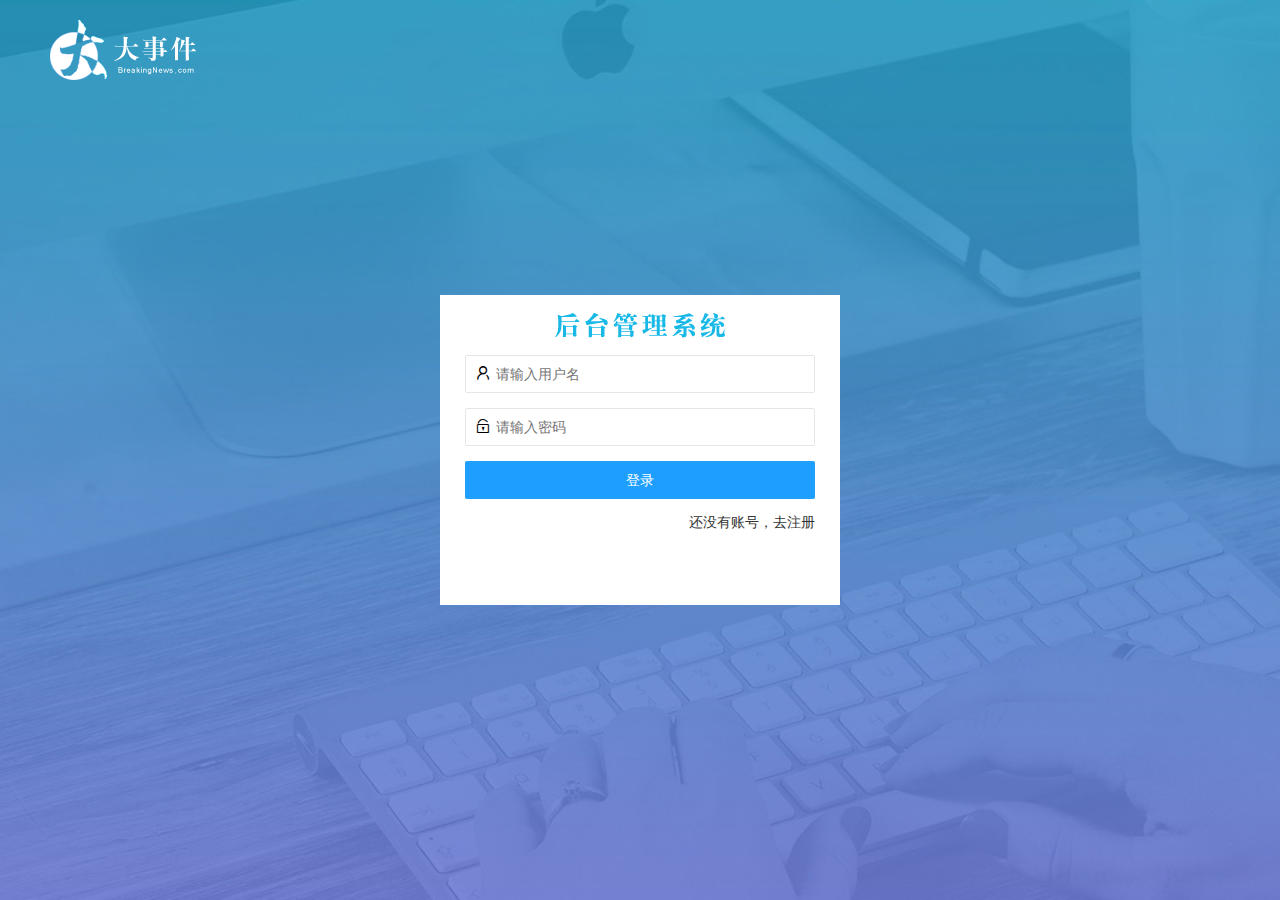
<file: index.html>
<script>
    // 判断本地存储中是否有token，如无，则没有登录，跳转到登录页面
    if (localStorage.getItem('token') === null) {
        location.href = '/login.html';
    }
</script>

<!DOCTYPE html>
<html lang="en">

<head>
    <meta charset="UTF-8">
    <meta name="viewport" content="width=device-width, initial-scale=1.0">
    <title>首页</title>
    <link rel="stylesheet" href="/assets/lib/layui/css/layui.css">
    <link rel="stylesheet" href="/assets/css/index.css">


    <script src="/assets/lib/jquery.js"></script>
    <script src="/assets/js/common.js"></script>
    <script src="/assets/js/index.js"></script>
</head>

<body class="layui-layout-body">
    <div class="layui-layout layui-layout-admin">
        <div class="layui-header">
            <div class="layui-logo">
                <img src="/assets/images/logo.png" alt="">
            </div>

            <ul class="layui-nav layui-layout-right" lay-shrink="all">
                <li class="layui-nav-item">
                    <a href="javascript:;">
                        <span class="text-avater">L</span>
                        <img src="http://t.cn/RCzsdCq" class="layui-nav-img">
                        个人中心
                    </a>
                    <dl class="layui-nav-child">
                        <dd><a href="/user/user.html" target="fm">基本资料</a></dd>
                        <dd><a href="/user/change.html" target="fm">更换头像</a></dd>
                        <dd><a href="/user/repassword.html" target="fm">重置密码</a></dd>
                    </dl>
                </li>
                <li class="layui-nav-item"><a href="javascript:;" id="logout"><i
                            class="layui-icon layui-icon-logout"></i>退出</a></li>
            </ul>
        </div>

        <div class="layui-side layui-bg-black">
            <div class="layui-side-scroll">
                <div class="userinfo">
                    <span class="text-avater">L</span>
                    <img src="http://t.cn/RCzsdCq" class="layui-nav-img">
                    欢迎&nbsp;&nbsp;<span class="myname">老汤</span>
                </div>
                <!-- 左侧导航区域（可配合layui已有的垂直导航） -->
                <ul class="layui-nav layui-nav-tree" lay-filter="test" lay-shrink="all">
                    <li class="layui-nav-item layui-this"><a href=""><i class="layui-icon layui-icon-home"></i>首页</a>
                    </li>
                    <li class="layui-nav-item ">
                        <a class="" href="javascript:;"><i class="layui-icon layui-icon-read"></i>文章管理</a>
                        <dl class="layui-nav-child">
                            <dd><a href="/article/category.html" target="fm"><i
                                        class="layui-icon layui-icon-app"></i>文章类别</a></dd>
                            <dd><a href="/article/article.html" target="fm"><i
                                        class="layui-icon layui-icon-app"></i>文章列表</a></dd>
                            <dd><a href="/article/publish.html" target="fm"><i
                                        class="layui-icon layui-icon-app"></i>发表文章</a></dd>

                        </dl>
                    </li>
                    <li class="layui-nav-item">
                        <a href="javascript:;"><i class="layui-icon layui-icon-username"></i>个人中心</a>
                        <dl class="layui-nav-child">
                            <dd><a href="/user/user.html" target="fm"><i class="layui-icon layui-icon-app"></i>基本资料</a>
                            </dd>
                            <dd><a href="/user/change.html" target="fm"><i
                                        class="layui-icon layui-icon-app"></i>更换头像</a>
                            </dd>
                            <dd><a href="/user/repassword.html" target="fm"><i
                                        class="layui-icon layui-icon-app"></i>重置密码</a>
                            </dd>

                        </dl>
                    </li>

                </ul>
            </div>
        </div>

        <div class="layui-body">
            <!-- 内容主体区域 -->
            <iframe src="/home/dashboard.html" frameborder="0" name="fm"></iframe>
        </div>

        <div class="layui-footer">
            <!-- 底部固定区域 -->
            © layui.com - 底部固定区域
        </div>
    </div>
    <script src="/assets/lib/layui/layui.all.js"></script>

</body>

</html>
</file>
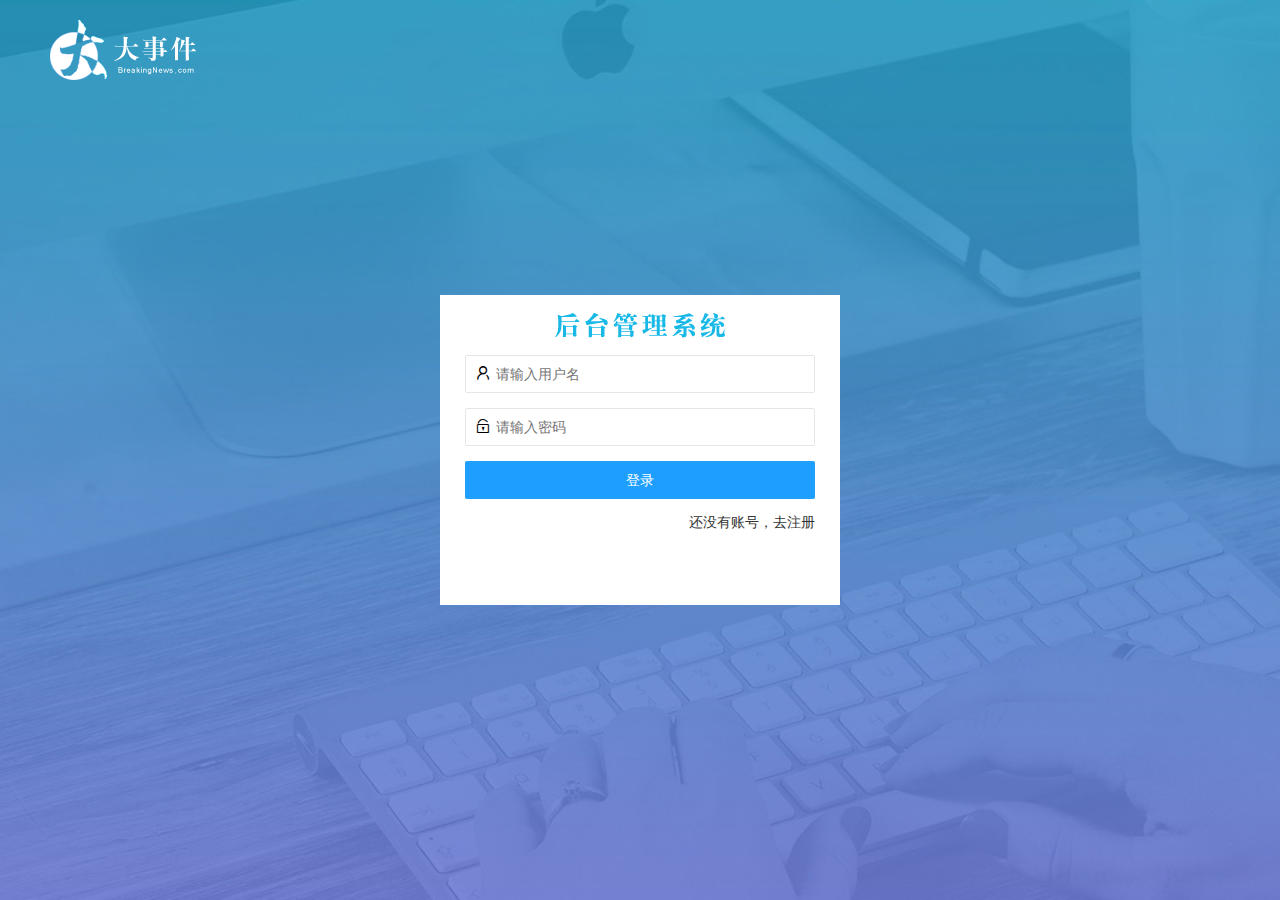
<file: login.html>
<!DOCTYPE html>
<html lang="en">

<head>
    <meta charset="UTF-8">
    <meta name="viewport" content="width=device-width, initial-scale=1.0">
    <title>登录</title>
    <link rel="stylesheet" href="/assets/lib/layui/css/layui.css">
    <link rel="stylesheet" href="/assets/css/login.css">

    <script src="/assets/lib/layui/layui.all.js"></script>
    <script src="/assets/lib/jquery.js"></script>
    <script src="/assets/js/login.js"></script>
</head>

<body>
    <!-- logo 区域 -->
    <div id="logo">
        <img src="/assets/images/logo.png" alt="">
    </div>
    <!-- 登录盒子 -->
    <div class="login">
        <!-- 标题区 -->
        <div class="title"></div>
        <!-- 表单区 -->
        <form class="layui-form" action="">
            <!-- 账号 -->
            <div class="layui-form-item">
                <i class=" layui-icon layui-icon-username"></i>
                <input type="text" name="username" required lay-verify="required" placeholder="请输入用户名"
                    autocomplete="off" class="layui-input">

            </div>
            <!-- 密码 -->
            <div class="layui-form-item">
                <i class=" layui-icon layui-icon-password"></i>
                <input type="password" name="password" required lay-verify="required" placeholder="请输入密码"
                    autocomplete="off" class="layui-input">
            </div>
            <!-- 按钮 -->
            <div class="layui-form-item  ">
                <button class="layui-btn layui-btn-fluid layui-bg-blue" lay-submit lay-filter="formDemo">登录</button>
            </div>
            <!-- 去注册 -->
            <a href="javaScript:;" id="goto-reg">还没有账号，去注册</a>
        </form>
    </div>

    <!-- 注册盒子 -->
    <div class="register">
        <div class="login">
            <!-- 标题区 -->
            <div class="title"></div>
            <!-- 表单区 -->
            <form class="layui-form" action="">
                <!-- 账号 -->
                <div class="layui-form-item">
                    <i class=" layui-icon layui-icon-username"></i>
                    <input type="text" name="username" required lay-verify="required" placeholder="请输入用户名"
                        autocomplete="off" class="layui-input">

                </div>
                <!-- 密码 -->
                <div class="layui-form-item">
                    <i class=" layui-icon layui-icon-password"></i>
                    <input type="password" name="password" required lay-verify="required|len" placeholder="请输入密码"
                        autocomplete="off" class="layui-input pass">
                </div>
                <!-- 重复密码 -->
                <div class="layui-form-item">
                    <i class=" layui-icon layui-icon-password"></i>
                    <input type="password" required lay-verify="required|same" placeholder="再次确认密码" autocomplete="off"
                        class="layui-input">
                </div>
                <!-- 按钮 -->
                <div class="layui-form-item  ">
                    <button class="layui-btn layui-btn-fluid layui-bg-blue" lay-submit lay-filter="formDemo">注册</button>
                </div>
                <!-- 去注册 -->
                <a href="javaScript:;" id="goto-login">已有账号，去登录</a>
            </form>
        </div>
    </div>

</body>

</html>
</file>
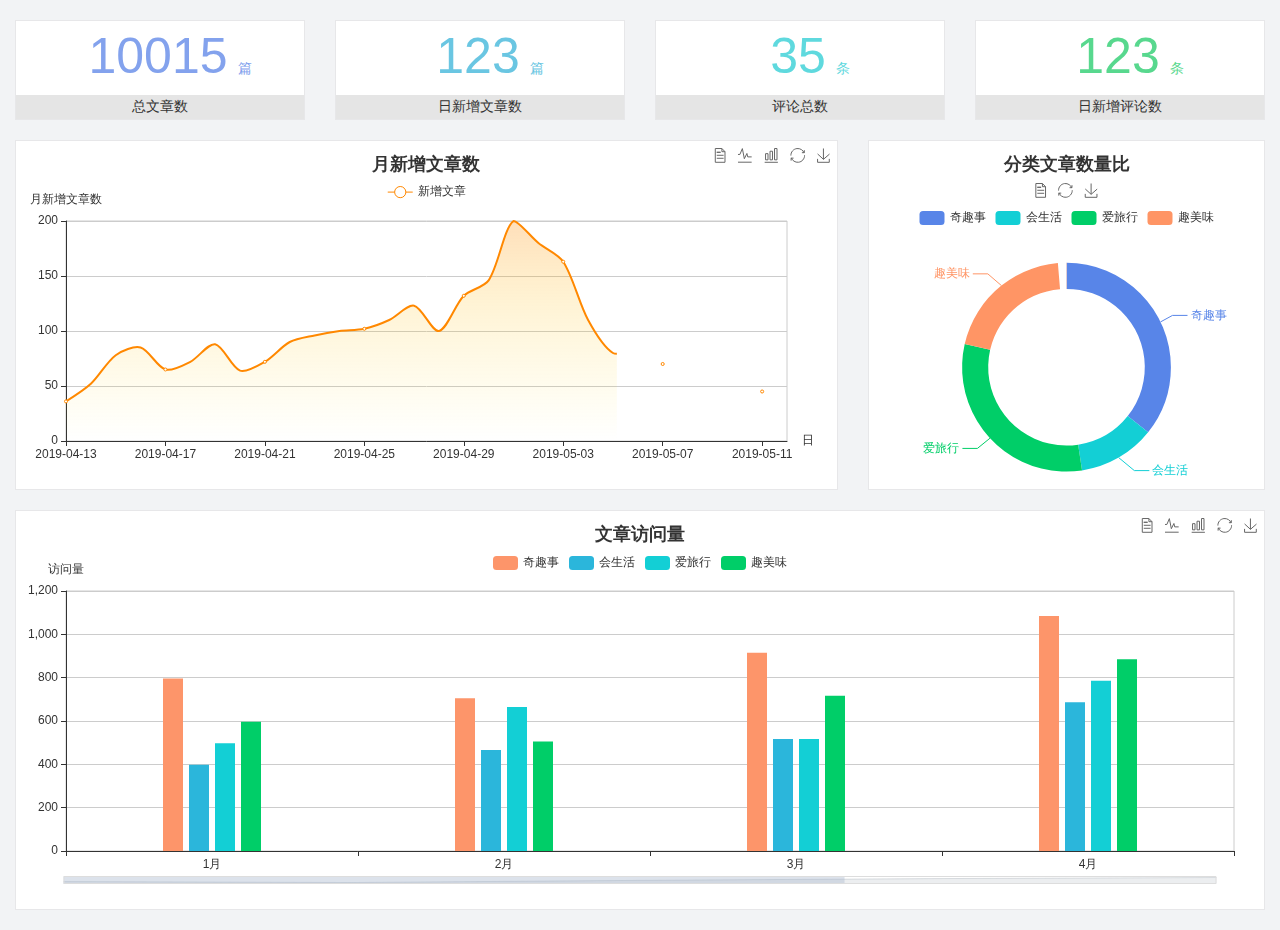
<file: home/dashboard.html>
<!DOCTYPE html>
<html lang="en">

<head>
  <meta charset="UTF-8">
  <meta name="viewport" content="width=device-width, initial-scale=1.0">
  <meta http-equiv="X-UA-Compatible" content="ie=edge">
  <title>图表统计</title>
  <link rel="stylesheet" href="../../assets/lib/bootstrap.css" />
  <link rel="stylesheet" href="../../assets/lib/main.css" />
  <script src="../../assets/lib/jquery.js"></script>
  <script type="text/javascript" src="../../assets/lib/echarts.min.js"></script>
</head>

<body>
  <div class="container-fluid">
    <div class="row spannel_list">
      <div class="col-sm-3 col-xs-6">
        <div class="spannel">
          <em>10015</em><span>篇</span>
          <b>总文章数</b>
        </div>
      </div>
      <div class="col-sm-3 col-xs-6">
        <div class="spannel scolor01">
          <em>123</em><span>篇</span>
          <b>日新增文章数</b>
        </div>
      </div>
      <div class="col-sm-3 col-xs-6">
        <div class="spannel scolor02">
          <em>35</em><span>条</span>
          <b>评论总数</b>
        </div>
      </div>
      <div class="col-sm-3 col-xs-6">
        <div class="spannel scolor03">
          <em>123</em><span>条</span>
          <b>日新增评论数</b>
        </div>
      </div>
    </div>
  </div>

  <div class="container-fluid">
    <div class="row curve-pie">
      <div class="col-lg-8 col-md-8">
        <div class="gragh_pannel" id="curve_show"></div>
      </div>
      <div class="col-lg-4 col-md-4">
        <div class="gragh_pannel" id="pie_show"></div>
      </div>
    </div>
  </div>

  <div class="container-fluid">
    <div class="column_pannel" id="column_show"></div>
  </div>

  <script>
    var oChart = echarts.init(document.getElementById('curve_show'));
    var aList_all = [
      { 'count': 36, 'date': '2019-04-13' },
      { 'count': 52, 'date': '2019-04-14' },
      { 'count': 78, 'date': '2019-04-15' },
      { 'count': 85, 'date': '2019-04-16' },
      { 'count': 65, 'date': '2019-04-17' },
      { 'count': 72, 'date': '2019-04-18' },
      { 'count': 88, 'date': '2019-04-19' },
      { 'count': 64, 'date': '2019-04-20' },
      { 'count': 72, 'date': '2019-04-21' },
      { 'count': 90, 'date': '2019-04-22' },
      { 'count': 96, 'date': '2019-04-23' },
      { 'count': 100, 'date': '2019-04-24' },
      { 'count': 102, 'date': '2019-04-25' },
      { 'count': 110, 'date': '2019-04-26' },
      { 'count': 123, 'date': '2019-04-27' },
      { 'count': 100, 'date': '2019-04-28' },
      { 'count': 132, 'date': '2019-04-29' },
      { 'count': 146, 'date': '2019-04-30' },
      { 'count': 200, 'date': '2019-05-01' },
      { 'count': 180, 'date': '2019-05-02' },
      { 'count': 163, 'date': '2019-05-03' },
      { 'count': 110, 'date': '2019-05-04' },
      { 'count': 80, 'date': '2019-05-05' },
      { 'count': 82, 'date': '2019-05-06' },
      { 'count': 70, 'date': '2019-05-07' },
      { 'count': 65, 'date': '2019-05-08' },
      { 'count': 54, 'date': '2019-05-09' },
      { 'count': 40, 'date': '2019-05-10' },
      { 'count': 45, 'date': '2019-05-11' },
      { 'count': 38, 'date': '2019-05-12' },
    ];

    let aCount = [];
    let aDate = [];

    for (var i = 0; i < aList_all.length; i++) {
      aCount.push(aList_all[i].count);
      aDate.push(aList_all[i].date);
    }

    var chartopt = {
      title: {
        text: '月新增文章数',
        left: 'center',
        top: '10'
      },
      tooltip: {
        trigger: 'axis'
      },
      legend: {
        data: ['新增文章'],
        top: '40'
      },
      toolbox: {
        show: true,
        feature: {
          mark: { show: true },
          dataView: { show: true, readOnly: false },
          magicType: { show: true, type: ['line', 'bar'] },
          restore: { show: true },
          saveAsImage: { show: true }
        }
      },
      calculable: true,
      xAxis: [
        {
          name: '日',
          type: 'category',
          boundaryGap: false,
          data: aDate
        }
      ],
      yAxis: [
        {
          name: '月新增文章数',
          type: 'value'
        }
      ],
      series: [
        {
          name: '新增文章',
          type: 'line',
          smooth: true,
          itemStyle: { normal: { areaStyle: { type: 'default' }, color: '#f80' }, lineStyle: { color: '#f80' } },
          data: aCount
        }],
      areaStyle: {
        normal: {
          color: new echarts.graphic.LinearGradient(0, 0, 0, 1, [{
            offset: 0,
            color: 'rgba(255,136,0,0.39)'
          }, {
            offset: .34,
            color: 'rgba(255,180,0,0.25)'
          }, {
            offset: 1,
            color: 'rgba(255,222,0,0.00)'
          }])

        }
      },
      grid: {
        show: true,
        x: 50,
        x2: 50,
        y: 80,
        height: 220
      }
    };

    oChart.setOption(chartopt);


    var oPie = echarts.init(document.getElementById('pie_show'));
    var oPieopt =
    {
      title: {
        top: 10,
        text: '分类文章数量比',
        x: 'center'
      },
      tooltip: {
        trigger: 'item',
        formatter: "{a} <br/>{b} : {c} ({d}%)"
      },
      color: ['#5885e8', '#13cfd5', '#00ce68', '#ff9565'],
      legend: {
        x: 'center',
        top: 65,
        data: ['奇趣事', '会生活', '爱旅行', '趣美味']
      },
      toolbox: {
        show: true,
        x: 'center',
        top: 35,
        feature: {
          mark: { show: true },
          dataView: { show: true, readOnly: false },
          magicType: {
            show: true,
            type: ['pie', 'funnel'],
            option: {
              funnel: {
                x: '25%',
                width: '50%',
                funnelAlign: 'left',
                max: 1548
              }
            }
          },
          restore: { show: true },
          saveAsImage: { show: true }
        }
      },
      calculable: true,
      series: [
        {
          name: '访问来源',
          type: 'pie',
          radius: ['45%', '60%'],
          center: ['50%', '65%'],
          data: [
            { value: 300, name: '奇趣事' },
            { value: 100, name: '会生活' },
            { value: 260, name: '爱旅行' },
            { value: 180, name: '趣美味' }
          ]
        }
      ]
    };
    oPie.setOption(oPieopt);



    var oColumn = this.echarts.init(document.getElementById('column_show'));
    var oColumnopt =
    {
      title: {
        text: '文章访问量',
        left: 'center',
        top: '10'
      },
      tooltip: {
        trigger: 'axis'
      },
      legend: {
        data: ['奇趣事', '会生活', '爱旅行', '趣美味'],
        top: '40'
      },
      toolbox: {
        show: true,
        feature: {
          mark: { show: true },
          dataView: { show: true, readOnly: false },
          magicType: { show: true, type: ['line', 'bar'] },
          restore: { show: true },
          saveAsImage: { show: true }
        }
      },
      calculable: true,
      xAxis: [
        {
          type: 'category',
          data: ['1月', '2月', '3月', '4月', '5月']
        }
      ],
      yAxis: [
        {
          name: '访问量',
          type: 'value'
        }
      ],
      series: [
        {
          name: '奇趣事',
          type: 'bar',
          barWidth: 20,
          itemStyle: {
            normal: { areaStyle: { type: 'default' }, color: '#fd956a' }
          },
          data: [800, 708, 920, 1090, 1200]
        },
        {
          name: '会生活',
          type: 'bar',
          barWidth: 20,
          itemStyle: {
            normal: { areaStyle: { type: 'default' }, color: '#2bb6db' }
          },
          data: [400, 468, 520, 690, 800]
        },
        {
          name: '爱旅行',
          type: 'bar',
          barWidth: 20,
          itemStyle: {
            normal: { areaStyle: { type: 'default' }, color: '#13cfd5' }
          },
          data: [500, 668, 520, 790, 900]
        },
        {
          name: '趣美味',
          type: 'bar',
          barWidth: 20,
          itemStyle: {
            normal: { areaStyle: { type: 'default' }, color: '#00ce68' }
          },
          data: [600, 508, 720, 890, 1000]
        }
      ],
      grid: {
        show: true,
        x: 50,
        x2: 30,
        y: 80,
        height: 260
      },
      dataZoom: [//给x轴设置滚动条
        {
          start: 0,//默认为0
          end: 100 - 1000 / 31,//默认为100
          type: 'slider',
          show: true,
          xAxisIndex: [0],
          handleSize: 0,//滑动条的 左右2个滑动条的大小
          height: 8,//组件高度
          left: 45, //左边的距离
          right: 50,//右边的距离
          bottom: 26,//右边的距离
          handleColor: '#ddd',//h滑动图标的颜色
          handleStyle: {
            borderColor: "#cacaca",
            borderWidth: "1",
            shadowBlur: 2,
            background: "#ddd",
            shadowColor: "#ddd",
          }
        }]
    };
    oColumn.setOption(oColumnopt);
  </script>
</body>

</html>
</file>
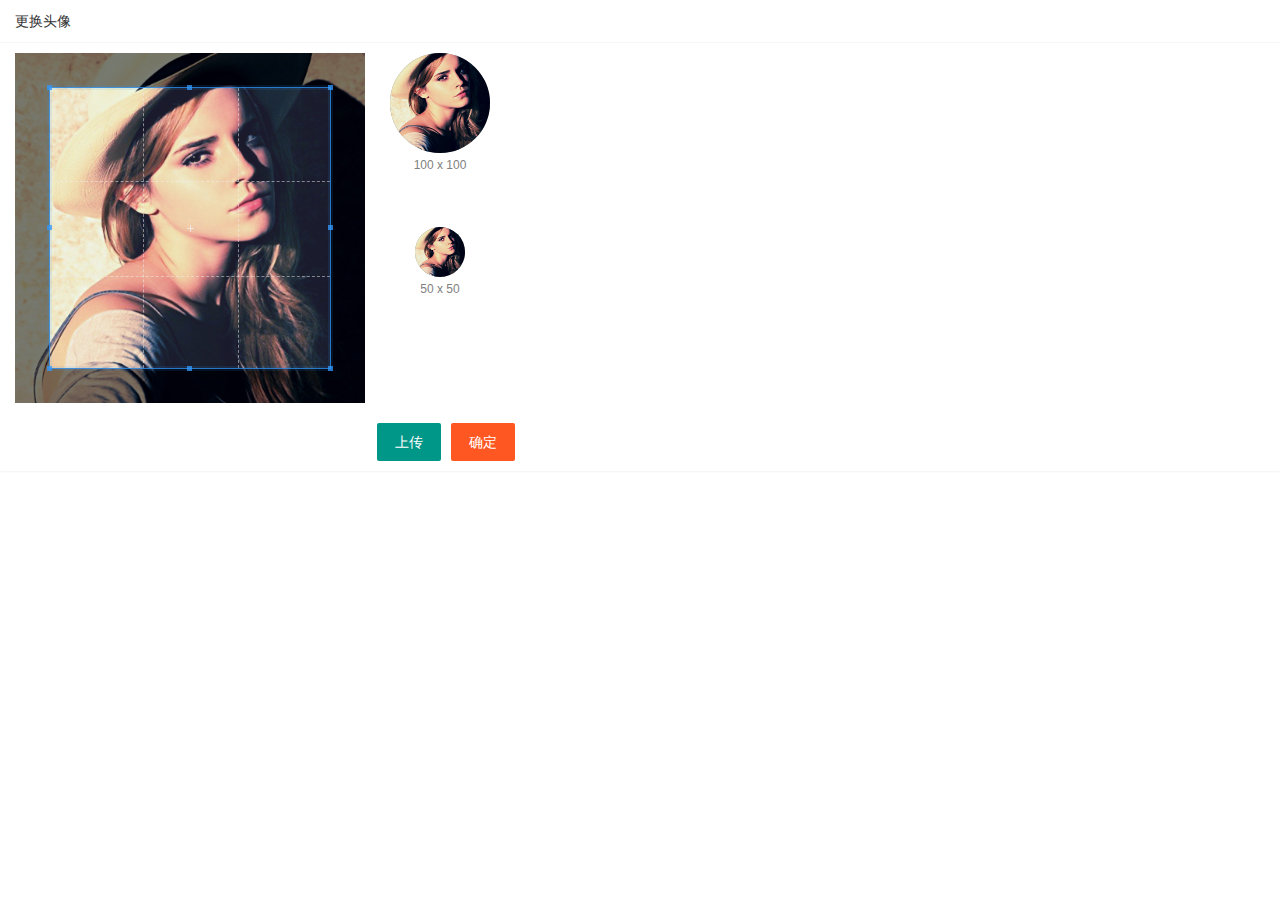
<file: user/change.html>
<!DOCTYPE html>
<html lang="en">

<head>
    <meta charset="UTF-8">
    <meta name="viewport" content="width=device-width, initial-scale=1.0">
    <title>Document</title>
    <link rel="stylesheet" href="/assets/lib/layui/css/layui.css">
    <link rel="stylesheet" href="/assets/lib/cropper/cropper.css">
    <link rel="stylesheet" href="/assets/css/user/change.css">
    <script src="/assets/lib/jquery.js"></script>
    <script src="/assets/lib/layui/layui.all.js"></script>
    <script src="/assets/lib/cropper/Cropper.js"></script>
    <script src="/assets/lib/cropper/jquery-cropper.js"></script>

    <script src="/assets/js/common.js"></script>
    <script src="/assets/js/user/change.js"></script>
</head>

<body>
    <div class="layui-card">
        <div class="layui-card-header">更换头像</div>
        <div class="layui-card-body">
            <!-- 第一行的图片裁剪和预览区域 -->
            <div class="row1">
                <!-- 图片裁剪区域 -->
                <div class="cropper-box">
                    <!-- 这个 img 标签很重要，将来会把它初始化为裁剪区域 -->
                    <img id="image" src="/assets/images/sample.jpg" />
                </div>
                <!-- 图片的预览区域 -->
                <div class="preview-box">
                    <div>
                        <!-- 宽高为 100px 的预览区域 -->
                        <div class="img-preview w100"></div>
                        <p class="size">100 x 100</p>
                    </div>
                    <div>
                        <!-- 宽高为 50px 的预览区域 -->
                        <div class="img-preview w50"></div>
                        <p class="size">50 x 50</p>
                    </div>
                </div>
            </div>

            <!-- 第二行的按钮区域 -->
            <div class="row2">
                <input type="file" name="" id="file" style="display: none;">
                <button type="button" class="layui-btn">上传</button>
                <button type="button" class="layui-btn layui-btn-danger">确定</button>
            </div>
        </div>
    </div>
</body>

</html>
</file>
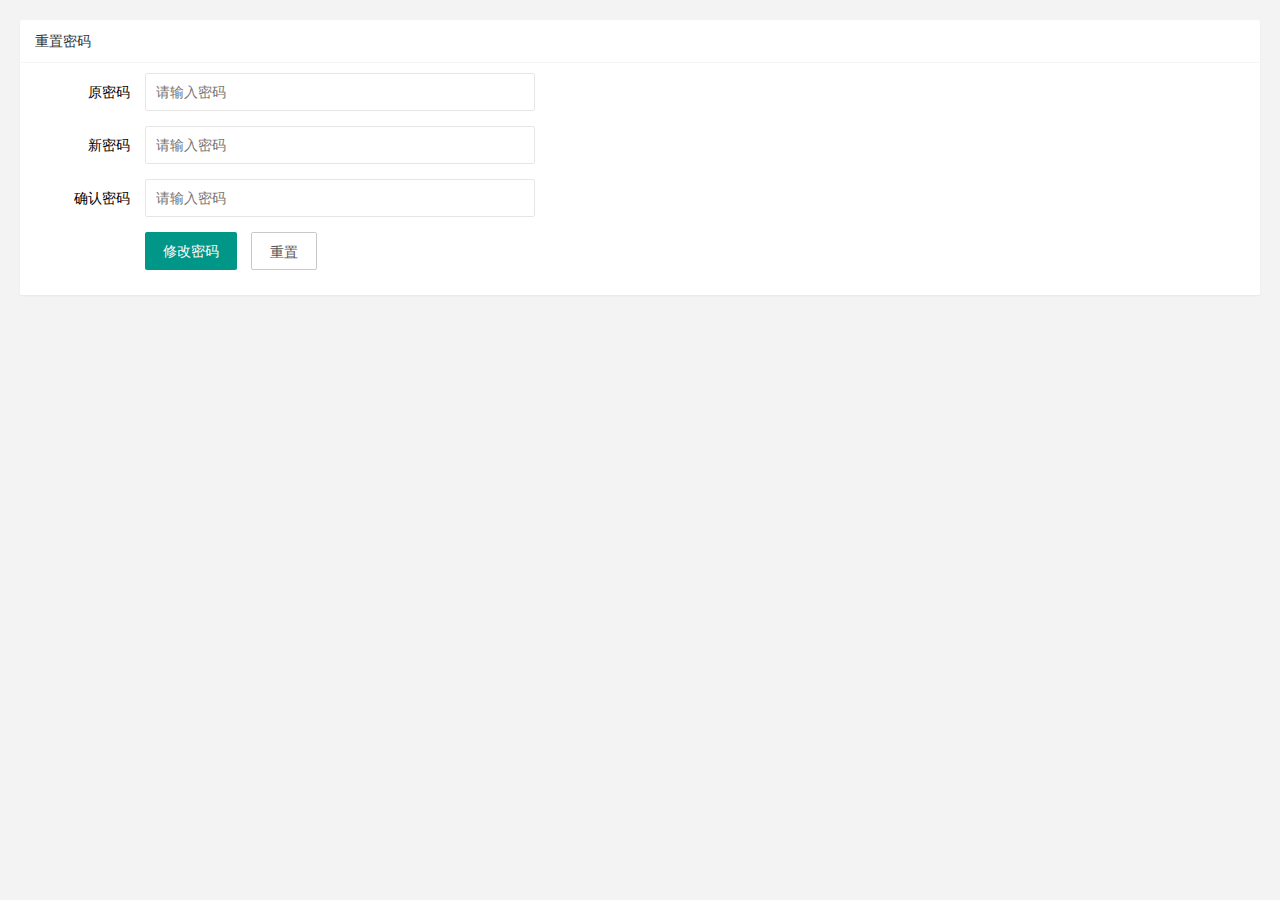
<file: user/repassword.html>
<!DOCTYPE html>
<html lang="en">

<head>
    <meta charset="UTF-8">
    <meta name="viewport" content="width=device-width, initial-scale=1.0">
    <title>Document</title>
    <link rel="stylesheet" href="/assets/lib/layui/css/layui.css">
    <link rel="stylesheet" href="/assets/css/user/repassword.css">
    <script src="/assets/lib/jquery.js"></script>
    <script src="/assets/lib/layui/layui.all.js"></script>
    <script src="/assets/js/common.js"></script>
    <script src="/assets/js/user/repassword.js"></script>
</head>

<body>

    <div class="layui-card">
        <div class="layui-card-header">重置密码</div>
        <div class="layui-card-body">
            <form class="layui-form" action="">
                <div class="layui-form-item">
                    <label class="layui-form-label">原密码</label>
                    <div class="layui-input-block">
                        <input type="password" name="oldPwd" required lay-verify="required|len" placeholder="请输入密码"
                            autocomplete="off" class="layui-input old">
                    </div>

                </div>
                <div class="layui-form-item">
                    <label class="layui-form-label">新密码</label>
                    <div class="layui-input-block">
                        <input type="password" name="newPwd" required lay-verify="required|len|diff" placeholder="请输入密码"
                            autocomplete="off" class="layui-input newPass">
                    </div>

                </div>
                <div class="layui-form-item">
                    <label class="layui-form-label">确认密码</label>
                    <div class="layui-input-block">
                        <input type="password" required lay-verify="required|len|same" placeholder="请输入密码"
                            autocomplete="off" class="layui-input">
                    </div>

                </div>
                <div class="layui-form-item">
                    <div class="layui-input-block">
                        <button class="layui-btn" lay-submit lay-filter="formDemo">修改密码</button>
                        <button type="reset" class="layui-btn layui-btn-primary">重置</button>
                    </div>
                </div>
            </form>
        </div>
</body>

</html>
</file>
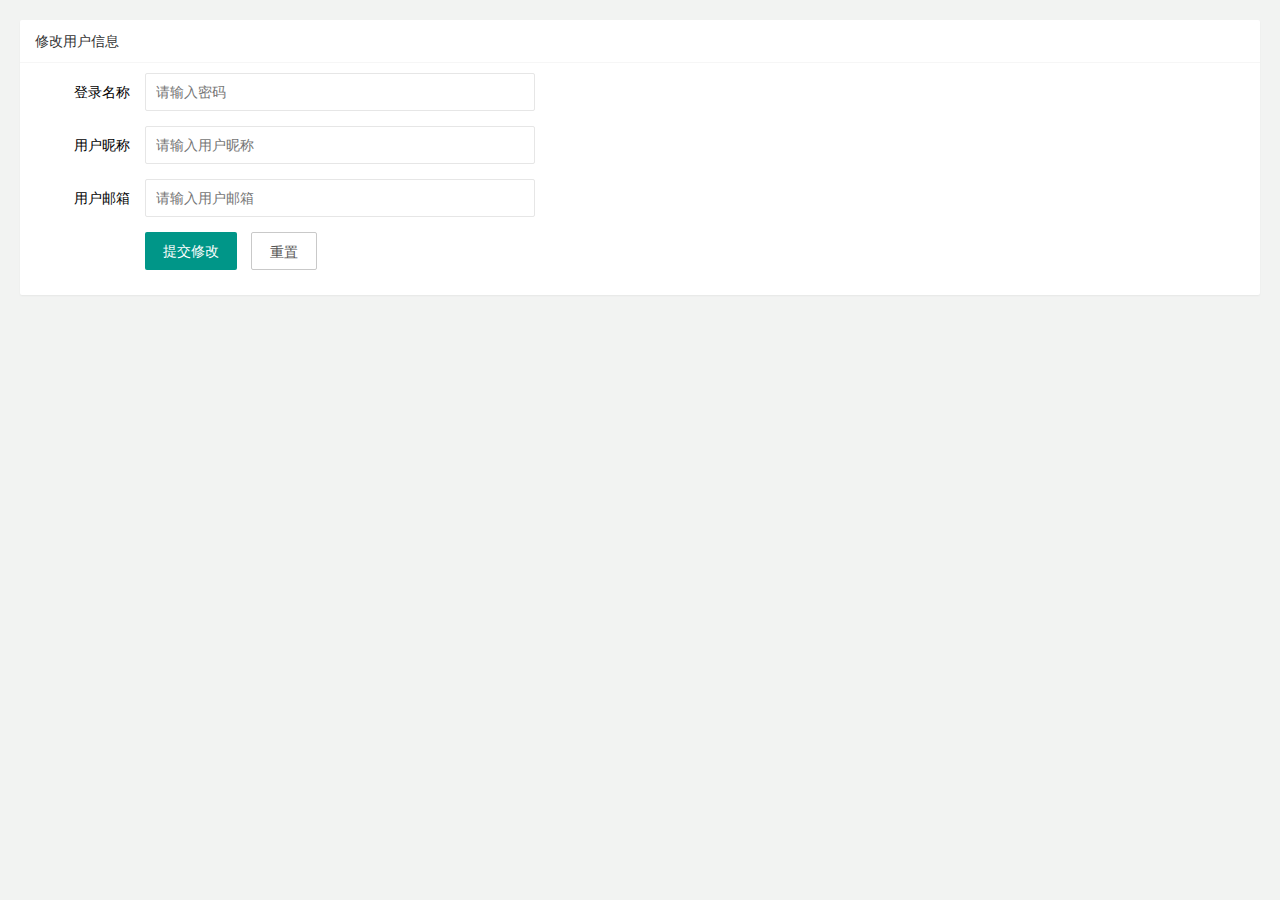
<file: user/user.html>
<!DOCTYPE html>
<html lang="en">

<head>
    <meta charset="UTF-8">
    <meta name="viewport" content="width=device-width, initial-scale=1.0">
    <title>Document</title>
    <link rel="stylesheet" href="/assets/lib/layui/css/layui.css">
    <link rel="stylesheet" href="/assets/css/user/user.css">
    <script src="/assets/lib/jquery.js"></script>
    <script src="/assets/lib/layui/layui.all.js"></script>
    <script src="/assets/js/common.js"></script>
    <script src="/assets/js/user/user.js"></script>
</head>

<body>

    <div class="layui-card">
        <div class="layui-card-header">修改用户信息</div>
        <div class="layui-card-body">
            <form class="layui-form" action="" lay-filter="abc">
                <input type="hidden" name="id" id="">
                <div class="layui-form-item">
                    <label class="layui-form-label">登录名称</label>
                    <div class="layui-input-block">
                        <input disabled type="text" name="username" required lay-verify="required" placeholder="请输入密码"
                            autocomplete="off" class="layui-input">
                    </div>

                </div>
                <div class="layui-form-item">
                    <label class="layui-form-label">用户昵称</label>
                    <div class="layui-input-block">
                        <input type="text" name="nickname" required lay-verify="required" placeholder="请输入用户昵称"
                            autocomplete="off" class="layui-input">
                    </div>

                </div>
                <div class="layui-form-item">
                    <label class="layui-form-label">用户邮箱</label>
                    <div class="layui-input-block">
                        <input type="text" name="email" required lay-verify="required|email" placeholder="请输入用户邮箱"
                            autocomplete="off" class="layui-input">
                    </div>

                </div>
                <div class="layui-form-item">
                    <div class="layui-input-block">
                        <button class="layui-btn btn1" lay-submit lay-filter="formDemo">提交修改</button>
                        <button type="reset" class="layui-btn layui-btn-primary btn2">重置</button>
                    </div>
                </div>
            </form>
        </div>
</body>

</html>
</file>
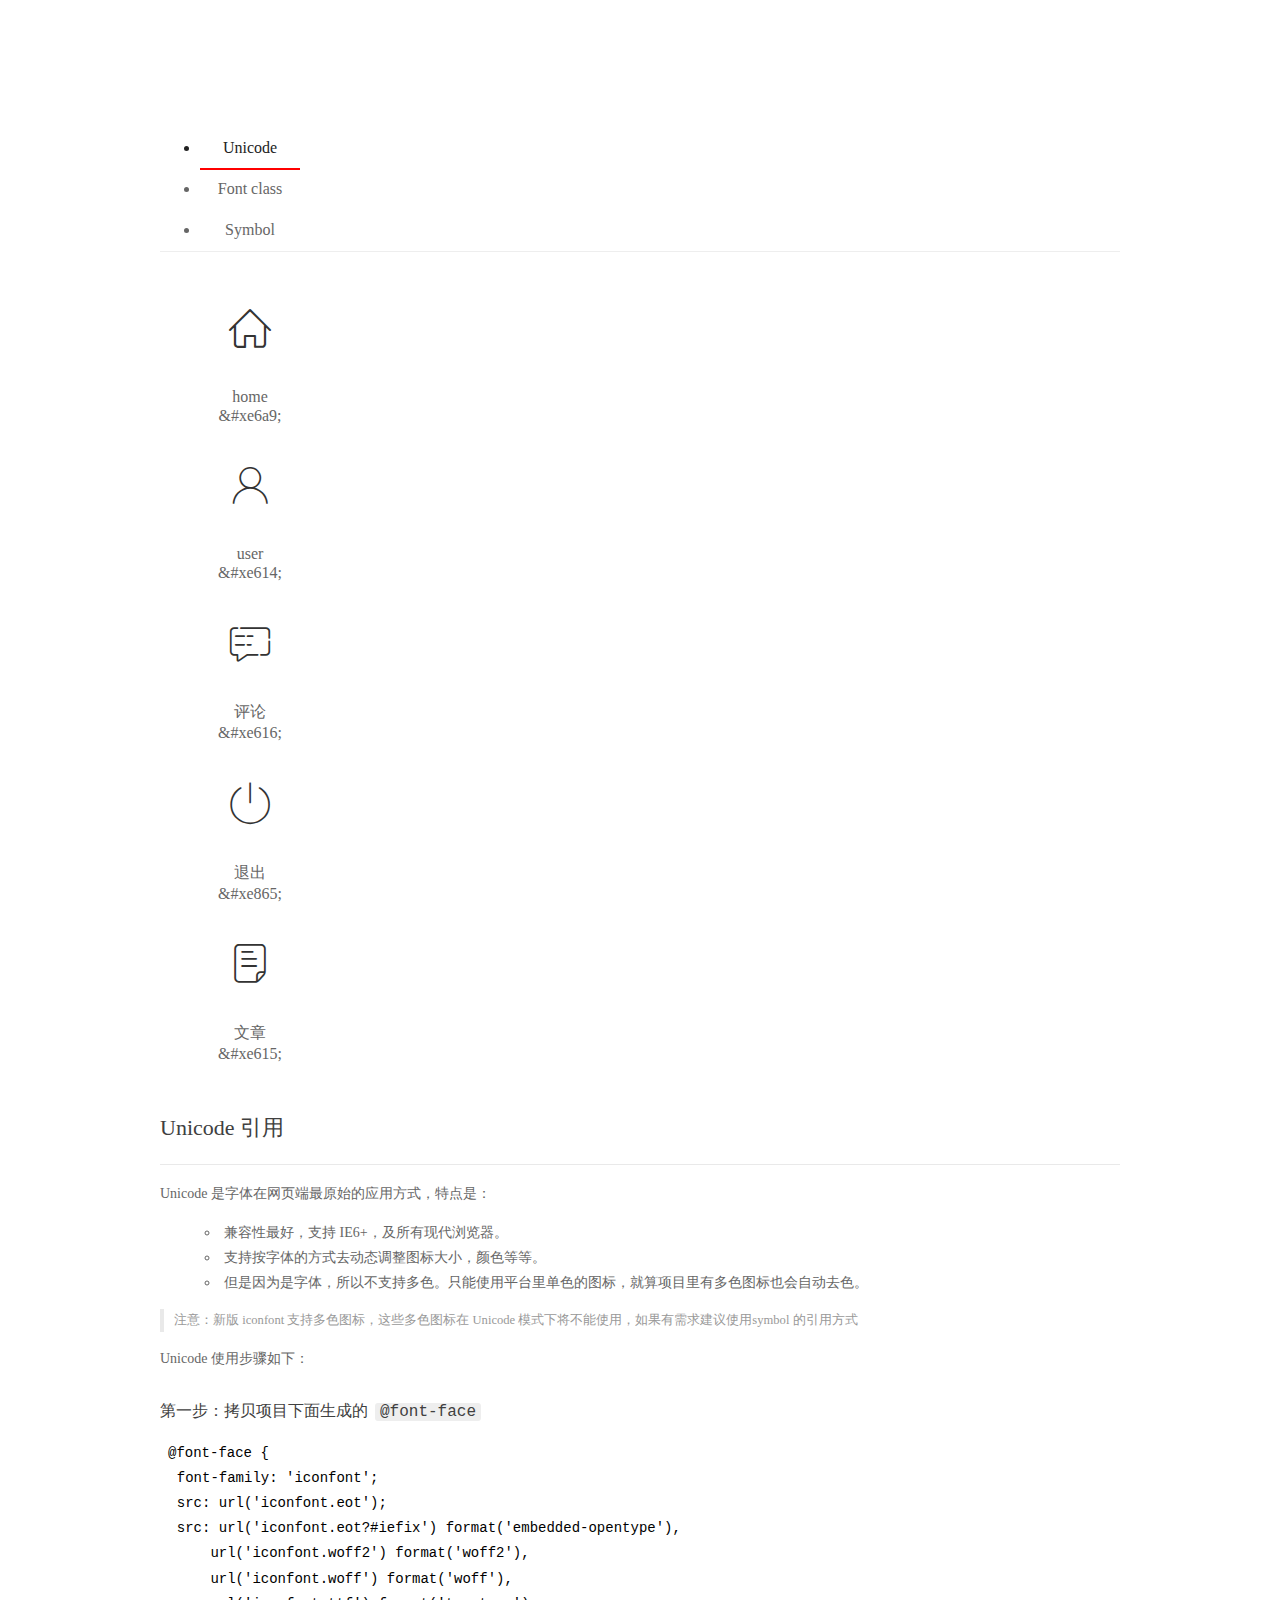
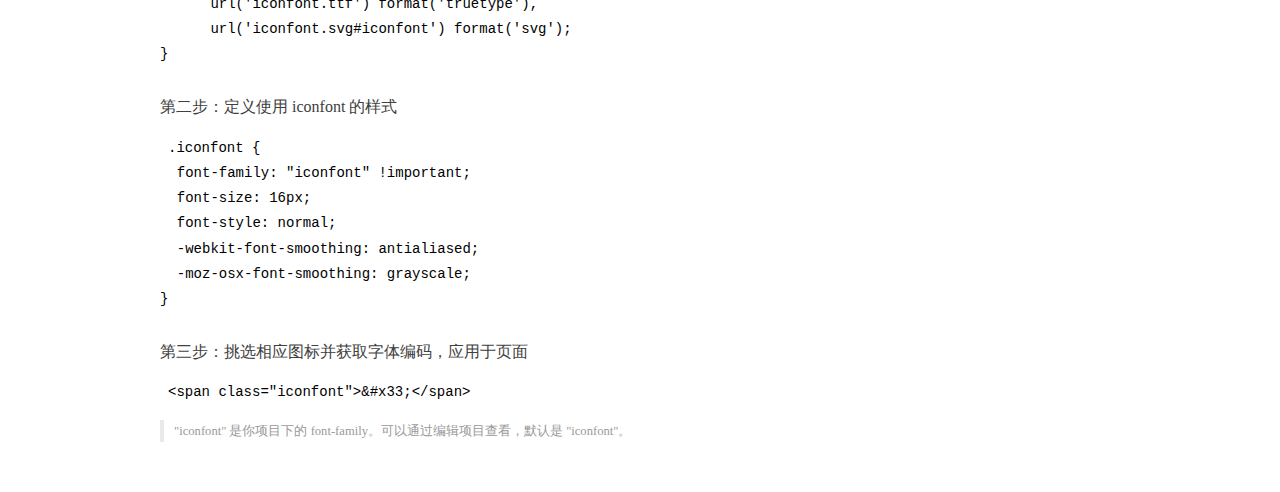
<file: assets/fonts/demo_index.html>
<!DOCTYPE html>
<html>
<head>
  <meta charset="utf-8"/>
  <title>IconFont Demo</title>
  <link rel="shortcut icon" href="https://gtms04.alicdn.com/tps/i4/TB1_oz6GVXXXXaFXpXXJDFnIXXX-64-64.ico" type="image/x-icon"/>
  <link rel="stylesheet" href="https://g.alicdn.com/thx/cube/1.3.2/cube.min.css">
  <link rel="stylesheet" href="demo.css">
  <link rel="stylesheet" href="iconfont.css">
  <script src="iconfont.js"></script>
  <!-- jQuery -->
  <script src="https://a1.alicdn.com/oss/uploads/2018/12/26/7bfddb60-08e8-11e9-9b04-53e73bb6408b.js"></script>
  <!-- 代码高亮 -->
  <script src="https://a1.alicdn.com/oss/uploads/2018/12/26/a3f714d0-08e6-11e9-8a15-ebf944d7534c.js"></script>
</head>
<body>
  <div class="main">
    <h1 class="logo"><a href="https://www.iconfont.cn/" title="iconfont 首页" target="_blank">&#xe86b;</a></h1>
    <div class="nav-tabs">
      <ul id="tabs" class="dib-box">
        <li class="dib active"><span>Unicode</span></li>
        <li class="dib"><span>Font class</span></li>
        <li class="dib"><span>Symbol</span></li>
      </ul>
      
    </div>
    <div class="tab-container">
      <div class="content unicode" style="display: block;">
          <ul class="icon_lists dib-box">
          
            <li class="dib">
              <span class="icon iconfont">&#xe6a9;</span>
                <div class="name">home</div>
                <div class="code-name">&amp;#xe6a9;</div>
              </li>
          
            <li class="dib">
              <span class="icon iconfont">&#xe614;</span>
                <div class="name">user</div>
                <div class="code-name">&amp;#xe614;</div>
              </li>
          
            <li class="dib">
              <span class="icon iconfont">&#xe616;</span>
                <div class="name">评论</div>
                <div class="code-name">&amp;#xe616;</div>
              </li>
          
            <li class="dib">
              <span class="icon iconfont">&#xe865;</span>
                <div class="name">退出</div>
                <div class="code-name">&amp;#xe865;</div>
              </li>
          
            <li class="dib">
              <span class="icon iconfont">&#xe615;</span>
                <div class="name">文章</div>
                <div class="code-name">&amp;#xe615;</div>
              </li>
          
          </ul>
          <div class="article markdown">
          <h2 id="unicode-">Unicode 引用</h2>
          <hr>

          <p>Unicode 是字体在网页端最原始的应用方式，特点是：</p>
          <ul>
            <li>兼容性最好，支持 IE6+，及所有现代浏览器。</li>
            <li>支持按字体的方式去动态调整图标大小，颜色等等。</li>
            <li>但是因为是字体，所以不支持多色。只能使用平台里单色的图标，就算项目里有多色图标也会自动去色。</li>
          </ul>
          <blockquote>
            <p>注意：新版 iconfont 支持多色图标，这些多色图标在 Unicode 模式下将不能使用，如果有需求建议使用symbol 的引用方式</p>
          </blockquote>
          <p>Unicode 使用步骤如下：</p>
          <h3 id="-font-face">第一步：拷贝项目下面生成的 <code>@font-face</code></h3>
<pre><code class="language-css"
>@font-face {
  font-family: 'iconfont';
  src: url('iconfont.eot');
  src: url('iconfont.eot?#iefix') format('embedded-opentype'),
      url('iconfont.woff2') format('woff2'),
      url('iconfont.woff') format('woff'),
      url('iconfont.ttf') format('truetype'),
      url('iconfont.svg#iconfont') format('svg');
}
</code></pre>
          <h3 id="-iconfont-">第二步：定义使用 iconfont 的样式</h3>
<pre><code class="language-css"
>.iconfont {
  font-family: "iconfont" !important;
  font-size: 16px;
  font-style: normal;
  -webkit-font-smoothing: antialiased;
  -moz-osx-font-smoothing: grayscale;
}
</code></pre>
          <h3 id="-">第三步：挑选相应图标并获取字体编码，应用于页面</h3>
<pre>
<code class="language-html"
>&lt;span class="iconfont"&gt;&amp;#x33;&lt;/span&gt;
</code></pre>
          <blockquote>
            <p>"iconfont" 是你项目下的 font-family。可以通过编辑项目查看，默认是 "iconfont"。</p>
          </blockquote>
          </div>
      </div>
      <div class="content font-class">
        <ul class="icon_lists dib-box">
          
          <li class="dib">
            <span class="icon iconfont icon-home"></span>
            <div class="name">
              home
            </div>
            <div class="code-name">.icon-home
            </div>
          </li>
          
          <li class="dib">
            <span class="icon iconfont icon-user"></span>
            <div class="name">
              user
            </div>
            <div class="code-name">.icon-user
            </div>
          </li>
          
          <li class="dib">
            <span class="icon iconfont icon-pinglun"></span>
            <div class="name">
              评论
            </div>
            <div class="code-name">.icon-pinglun
            </div>
          </li>
          
          <li class="dib">
            <span class="icon iconfont icon-tuichu"></span>
            <div class="name">
              退出
            </div>
            <div class="code-name">.icon-tuichu
            </div>
          </li>
          
          <li class="dib">
            <span class="icon iconfont icon-16"></span>
            <div class="name">
              文章
            </div>
            <div class="code-name">.icon-16
            </div>
          </li>
          
        </ul>
        <div class="article markdown">
        <h2 id="font-class-">font-class 引用</h2>
        <hr>

        <p>font-class 是 Unicode 使用方式的一种变种，主要是解决 Unicode 书写不直观，语意不明确的问题。</p>
        <p>与 Unicode 使用方式相比，具有如下特点：</p>
        <ul>
          <li>兼容性良好，支持 IE8+，及所有现代浏览器。</li>
          <li>相比于 Unicode 语意明确，书写更直观。可以很容易分辨这个 icon 是什么。</li>
          <li>因为使用 class 来定义图标，所以当要替换图标时，只需要修改 class 里面的 Unicode 引用。</li>
          <li>不过因为本质上还是使用的字体，所以多色图标还是不支持的。</li>
        </ul>
        <p>使用步骤如下：</p>
        <h3 id="-fontclass-">第一步：引入项目下面生成的 fontclass 代码：</h3>
<pre><code class="language-html">&lt;link rel="stylesheet" href="./iconfont.css"&gt;
</code></pre>
        <h3 id="-">第二步：挑选相应图标并获取类名，应用于页面：</h3>
<pre><code class="language-html">&lt;span class="iconfont icon-xxx"&gt;&lt;/span&gt;
</code></pre>
        <blockquote>
          <p>"
            iconfont" 是你项目下的 font-family。可以通过编辑项目查看，默认是 "iconfont"。</p>
        </blockquote>
      </div>
      </div>
      <div class="content symbol">
          <ul class="icon_lists dib-box">
          
            <li class="dib">
                <svg class="icon svg-icon" aria-hidden="true">
                  <use xlink:href="#icon-home"></use>
                </svg>
                <div class="name">home</div>
                <div class="code-name">#icon-home</div>
            </li>
          
            <li class="dib">
                <svg class="icon svg-icon" aria-hidden="true">
                  <use xlink:href="#icon-user"></use>
                </svg>
                <div class="name">user</div>
                <div class="code-name">#icon-user</div>
            </li>
          
            <li class="dib">
                <svg class="icon svg-icon" aria-hidden="true">
                  <use xlink:href="#icon-pinglun"></use>
                </svg>
                <div class="name">评论</div>
                <div class="code-name">#icon-pinglun</div>
            </li>
          
            <li class="dib">
                <svg class="icon svg-icon" aria-hidden="true">
                  <use xlink:href="#icon-tuichu"></use>
                </svg>
                <div class="name">退出</div>
                <div class="code-name">#icon-tuichu</div>
            </li>
          
            <li class="dib">
                <svg class="icon svg-icon" aria-hidden="true">
                  <use xlink:href="#icon-16"></use>
                </svg>
                <div class="name">文章</div>
                <div class="code-name">#icon-16</div>
            </li>
          
          </ul>
          <div class="article markdown">
          <h2 id="symbol-">Symbol 引用</h2>
          <hr>

          <p>这是一种全新的使用方式，应该说这才是未来的主流，也是平台目前推荐的用法。相关介绍可以参考这篇<a href="">文章</a>
            这种用法其实是做了一个 SVG 的集合，与另外两种相比具有如下特点：</p>
          <ul>
            <li>支持多色图标了，不再受单色限制。</li>
            <li>通过一些技巧，支持像字体那样，通过 <code>font-size</code>, <code>color</code> 来调整样式。</li>
            <li>兼容性较差，支持 IE9+，及现代浏览器。</li>
            <li>浏览器渲染 SVG 的性能一般，还不如 png。</li>
          </ul>
          <p>使用步骤如下：</p>
          <h3 id="-symbol-">第一步：引入项目下面生成的 symbol 代码：</h3>
<pre><code class="language-html">&lt;script src="./iconfont.js"&gt;&lt;/script&gt;
</code></pre>
          <h3 id="-css-">第二步：加入通用 CSS 代码（引入一次就行）：</h3>
<pre><code class="language-html">&lt;style&gt;
.icon {
  width: 1em;
  height: 1em;
  vertical-align: -0.15em;
  fill: currentColor;
  overflow: hidden;
}
&lt;/style&gt;
</code></pre>
          <h3 id="-">第三步：挑选相应图标并获取类名，应用于页面：</h3>
<pre><code class="language-html">&lt;svg class="icon" aria-hidden="true"&gt;
  &lt;use xlink:href="#icon-xxx"&gt;&lt;/use&gt;
&lt;/svg&gt;
</code></pre>
          </div>
      </div>

    </div>
  </div>
  <script>
  $(document).ready(function () {
      $('.tab-container .content:first').show()

      $('#tabs li').click(function (e) {
        var tabContent = $('.tab-container .content')
        var index = $(this).index()

        if ($(this).hasClass('active')) {
          return
        } else {
          $('#tabs li').removeClass('active')
          $(this).addClass('active')

          tabContent.hide().eq(index).fadeIn()
        }
      })
    })
  </script>
</body>
</html>
</file>
<file: assets/lib/layui/css/layui.css>
/** layui-v2.5.6 MIT License By https://www.layui.com */
 .layui-inline,img{display:inline-block;vertical-align:middle}h1,h2,h3,h4,h5,h6{font-weight:400}.layui-edge,.layui-header,.layui-inline,.layui-main{position:relative}.layui-body,.layui-edge,.layui-elip{overflow:hidden}.layui-btn,.layui-edge,.layui-inline,img{vertical-align:middle}.layui-btn,.layui-disabled,.layui-icon,.layui-unselect{-moz-user-select:none;-webkit-user-select:none;-ms-user-select:none}.layui-elip,.layui-form-checkbox span,.layui-form-pane .layui-form-label{text-overflow:ellipsis;white-space:nowrap}.layui-breadcrumb,.layui-tree-btnGroup{visibility:hidden}blockquote,body,button,dd,div,dl,dt,form,h1,h2,h3,h4,h5,h6,input,li,ol,p,pre,td,textarea,th,ul{margin:0;padding:0;-webkit-tap-highlight-color:rgba(0,0,0,0)}a:active,a:hover{outline:0}img{border:none}li{list-style:none}table{border-collapse:collapse;border-spacing:0}h4,h5,h6{font-size:100%}button,input,optgroup,option,select,textarea{font-family:inherit;font-size:inherit;font-style:inherit;font-weight:inherit;outline:0}pre{white-space:pre-wrap;white-space:-moz-pre-wrap;white-space:-pre-wrap;white-space:-o-pre-wrap;word-wrap:break-word}body{line-height:24px;font:14px Helvetica Neue,Helvetica,PingFang SC,Tahoma,Arial,sans-serif}hr{height:1px;margin:10px 0;border:0;clear:both}a{color:#333;text-decoration:none}a:hover{color:#777}a cite{font-style:normal;*cursor:pointer}.layui-border-box,.layui-border-box *{box-sizing:border-box}.layui-box,.layui-box *{box-sizing:content-box}.layui-clear{clear:both;*zoom:1}.layui-clear:after{content:'\20';clear:both;*zoom:1;display:block;height:0}.layui-inline{*display:inline;*zoom:1}.layui-edge{display:inline-block;width:0;height:0;border-width:6px;border-style:dashed;border-color:transparent}.layui-edge-top{top:-4px;border-bottom-color:#999;border-bottom-style:solid}.layui-edge-right{border-left-color:#999;border-left-style:solid}.layui-edge-bottom{top:2px;border-top-color:#999;border-top-style:solid}.layui-edge-left{border-right-color:#999;border-right-style:solid}.layui-disabled,.layui-disabled:hover{color:#d2d2d2!important;cursor:not-allowed!important}.layui-circle{border-radius:100%}.layui-show{display:block!important}.layui-hide{display:none!important}@font-face{font-family:layui-icon;src:url(../font/iconfont.eot?v=256);src:url(../font/iconfont.eot?v=256#iefix) format('embedded-opentype'),url(../font/iconfont.woff2?v=256) format('woff2'),url(../font/iconfont.woff?v=256) format('woff'),url(../font/iconfont.ttf?v=256) format('truetype'),url(../font/iconfont.svg?v=256#layui-icon) format('svg')}.layui-icon{font-family:layui-icon!important;font-size:16px;font-style:normal;-webkit-font-smoothing:antialiased;-moz-osx-font-smoothing:grayscale}.layui-icon-reply-fill:before{content:"\e611"}.layui-icon-set-fill:before{content:"\e614"}.layui-icon-menu-fill:before{content:"\e60f"}.layui-icon-search:before{content:"\e615"}.layui-icon-share:before{content:"\e641"}.layui-icon-set-sm:before{content:"\e620"}.layui-icon-engine:before{content:"\e628"}.layui-icon-close:before{content:"\1006"}.layui-icon-close-fill:before{content:"\1007"}.layui-icon-chart-screen:before{content:"\e629"}.layui-icon-star:before{content:"\e600"}.layui-icon-circle-dot:before{content:"\e617"}.layui-icon-chat:before{content:"\e606"}.layui-icon-release:before{content:"\e609"}.layui-icon-list:before{content:"\e60a"}.layui-icon-chart:before{content:"\e62c"}.layui-icon-ok-circle:before{content:"\1005"}.layui-icon-layim-theme:before{content:"\e61b"}.layui-icon-table:before{content:"\e62d"}.layui-icon-right:before{content:"\e602"}.layui-icon-left:before{content:"\e603"}.layui-icon-cart-simple:before{content:"\e698"}.layui-icon-face-cry:before{content:"\e69c"}.layui-icon-face-smile:before{content:"\e6af"}.layui-icon-survey:before{content:"\e6b2"}.layui-icon-tree:before{content:"\e62e"}.layui-icon-ie:before{content:"\e7bb"}.layui-icon-upload-circle:before{content:"\e62f"}.layui-icon-add-circle:before{content:"\e61f"}.layui-icon-download-circle:before{content:"\e601"}.layui-icon-templeate-1:before{content:"\e630"}.layui-icon-util:before{content:"\e631"}.layui-icon-face-surprised:before{content:"\e664"}.layui-icon-edit:before{content:"\e642"}.layui-icon-speaker:before{content:"\e645"}.layui-icon-down:before{content:"\e61a"}.layui-icon-file:before{content:"\e621"}.layui-icon-layouts:before{content:"\e632"}.layui-icon-rate-half:before{content:"\e6c9"}.layui-icon-add-circle-fine:before{content:"\e608"}.layui-icon-prev-circle:before{content:"\e633"}.layui-icon-read:before{content:"\e705"}.layui-icon-404:before{content:"\e61c"}.layui-icon-carousel:before{content:"\e634"}.layui-icon-help:before{content:"\e607"}.layui-icon-code-circle:before{content:"\e635"}.layui-icon-windows:before{content:"\e67f"}.layui-icon-water:before{content:"\e636"}.layui-icon-username:before{content:"\e66f"}.layui-icon-find-fill:before{content:"\e670"}.layui-icon-about:before{content:"\e60b"}.layui-icon-location:before{content:"\e715"}.layui-icon-up:before{content:"\e619"}.layui-icon-pause:before{content:"\e651"}.layui-icon-date:before{content:"\e637"}.layui-icon-layim-uploadfile:before{content:"\e61d"}.layui-icon-delete:before{content:"\e640"}.layui-icon-play:before{content:"\e652"}.layui-icon-top:before{content:"\e604"}.layui-icon-firefox:before{content:"\e686"}.layui-icon-friends:before{content:"\e612"}.layui-icon-refresh-3:before{content:"\e9aa"}.layui-icon-ok:before{content:"\e605"}.layui-icon-layer:before{content:"\e638"}.layui-icon-face-smile-fine:before{content:"\e60c"}.layui-icon-dollar:before{content:"\e659"}.layui-icon-group:before{content:"\e613"}.layui-icon-layim-download:before{content:"\e61e"}.layui-icon-picture-fine:before{content:"\e60d"}.layui-icon-link:before{content:"\e64c"}.layui-icon-diamond:before{content:"\e735"}.layui-icon-log:before{content:"\e60e"}.layui-icon-key:before{content:"\e683"}.layui-icon-rate-solid:before{content:"\e67a"}.layui-icon-fonts-del:before{content:"\e64f"}.layui-icon-unlink:before{content:"\e64d"}.layui-icon-fonts-clear:before{content:"\e639"}.layui-icon-triangle-r:before{content:"\e623"}.layui-icon-circle:before{content:"\e63f"}.layui-icon-radio:before{content:"\e643"}.layui-icon-align-center:before{content:"\e647"}.layui-icon-align-right:before{content:"\e648"}.layui-icon-align-left:before{content:"\e649"}.layui-icon-loading-1:before{content:"\e63e"}.layui-icon-return:before{content:"\e65c"}.layui-icon-fonts-strong:before{content:"\e62b"}.layui-icon-upload:before{content:"\e67c"}.layui-icon-dialogue:before{content:"\e63a"}.layui-icon-video:before{content:"\e6ed"}.layui-icon-headset:before{content:"\e6fc"}.layui-icon-cellphone-fine:before{content:"\e63b"}.layui-icon-add-1:before{content:"\e654"}.layui-icon-face-smile-b:before{content:"\e650"}.layui-icon-fonts-html:before{content:"\e64b"}.layui-icon-screen-full:before{content:"\e622"}.layui-icon-form:before{content:"\e63c"}.layui-icon-cart:before{content:"\e657"}.layui-icon-camera-fill:before{content:"\e65d"}.layui-icon-tabs:before{content:"\e62a"}.layui-icon-heart-fill:before{content:"\e68f"}.layui-icon-fonts-code:before{content:"\e64e"}.layui-icon-ios:before{content:"\e680"}.layui-icon-at:before{content:"\e687"}.layui-icon-fire:before{content:"\e756"}.layui-icon-set:before{content:"\e716"}.layui-icon-fonts-u:before{content:"\e646"}.layui-icon-triangle-d:before{content:"\e625"}.layui-icon-tips:before{content:"\e702"}.layui-icon-picture:before{content:"\e64a"}.layui-icon-more-vertical:before{content:"\e671"}.layui-icon-bluetooth:before{content:"\e689"}.layui-icon-flag:before{content:"\e66c"}.layui-icon-loading:before{content:"\e63d"}.layui-icon-fonts-i:before{content:"\e644"}.layui-icon-refresh-1:before{content:"\e666"}.layui-icon-rmb:before{content:"\e65e"}.layui-icon-addition:before{content:"\e624"}.layui-icon-home:before{content:"\e68e"}.layui-icon-time:before{content:"\e68d"}.layui-icon-user:before{content:"\e770"}.layui-icon-notice:before{content:"\e667"}.layui-icon-chrome:before{content:"\e68a"}.layui-icon-edge:before{content:"\e68b"}.layui-icon-login-weibo:before{content:"\e675"}.layui-icon-voice:before{content:"\e688"}.layui-icon-upload-drag:before{content:"\e681"}.layui-icon-login-qq:before{content:"\e676"}.layui-icon-snowflake:before{content:"\e6b1"}.layui-icon-heart:before{content:"\e68c"}.layui-icon-logout:before{content:"\e682"}.layui-icon-file-b:before{content:"\e655"}.layui-icon-template:before{content:"\e663"}.layui-icon-transfer:before{content:"\e691"}.layui-icon-auz:before{content:"\e672"}.layui-icon-console:before{content:"\e665"}.layui-icon-app:before{content:"\e653"}.layui-icon-prev:before{content:"\e65a"}.layui-icon-website:before{content:"\e7ae"}.layui-icon-next:before{content:"\e65b"}.layui-icon-component:before{content:"\e857"}.layui-icon-android:before{content:"\e684"}.layui-icon-more:before{content:"\e65f"}.layui-icon-login-wechat:before{content:"\e677"}.layui-icon-shrink-right:before{content:"\e668"}.layui-icon-spread-left:before{content:"\e66b"}.layui-icon-camera:before{content:"\e660"}.layui-icon-note:before{content:"\e66e"}.layui-icon-refresh:before{content:"\e669"}.layui-icon-female:before{content:"\e661"}.layui-icon-male:before{content:"\e662"}.layui-icon-screen-restore:before{content:"\e758"}.layui-icon-password:before{content:"\e673"}.layui-icon-senior:before{content:"\e674"}.layui-icon-theme:before{content:"\e66a"}.layui-icon-tread:before{content:"\e6c5"}.layui-icon-praise:before{content:"\e6c6"}.layui-icon-star-fill:before{content:"\e658"}.layui-icon-rate:before{content:"\e67b"}.layui-icon-template-1:before{content:"\e656"}.layui-icon-vercode:before{content:"\e679"}.layui-icon-service:before{content:"\e626"}.layui-icon-cellphone:before{content:"\e678"}.layui-icon-print:before{content:"\e66d"}.layui-icon-cols:before{content:"\e610"}.layui-icon-wifi:before{content:"\e7e0"}.layui-icon-export:before{content:"\e67d"}.layui-icon-rss:before{content:"\e808"}.layui-icon-slider:before{content:"\e714"}.layui-icon-email:before{content:"\e618"}.layui-icon-subtraction:before{content:"\e67e"}.layui-icon-mike:before{content:"\e6dc"}.layui-icon-light:before{content:"\e748"}.layui-icon-gift:before{content:"\e627"}.layui-icon-mute:before{content:"\e685"}.layui-icon-reduce-circle:before{content:"\e616"}.layui-icon-music:before{content:"\e690"}.layui-main{width:1140px;margin:0 auto}.layui-header{z-index:1000;height:60px}.layui-header a:hover{transition:all .5s;-webkit-transition:all .5s}.layui-side{position:fixed;left:0;top:0;bottom:0;z-index:999;width:200px;overflow-x:hidden}.layui-side-scroll{position:relative;width:220px;height:100%;overflow-x:hidden}.layui-body{position:absolute;left:200px;right:0;top:0;bottom:0;z-index:998;width:auto;overflow-y:auto;box-sizing:border-box}.layui-layout-body{overflow:hidden}.layui-layout-admin .layui-header{background-color:#23262E}.layui-layout-admin .layui-side{top:60px;width:200px;overflow-x:hidden}.layui-layout-admin .layui-body{position:fixed;top:60px;bottom:44px}.layui-layout-admin .layui-main{width:auto;margin:0 15px}.layui-layout-admin .layui-footer{position:fixed;left:200px;right:0;bottom:0;height:44px;line-height:44px;padding:0 15px;background-color:#eee}.layui-layout-admin .layui-logo{position:absolute;left:0;top:0;width:200px;height:100%;line-height:60px;text-align:center;color:#009688;font-size:16px}.layui-layout-admin .layui-header .layui-nav{background:0 0}.layui-layout-left{position:absolute!important;left:200px;top:0}.layui-layout-right{position:absolute!important;right:0;top:0}.layui-container{position:relative;margin:0 auto;padding:0 15px;box-sizing:border-box}.layui-fluid{position:relative;margin:0 auto;padding:0 15px}.layui-row:after,.layui-row:before{content:'';display:block;clear:both}.layui-col-lg1,.layui-col-lg10,.layui-col-lg11,.layui-col-lg12,.layui-col-lg2,.layui-col-lg3,.layui-col-lg4,.layui-col-lg5,.layui-col-lg6,.layui-col-lg7,.layui-col-lg8,.layui-col-lg9,.layui-col-md1,.layui-col-md10,.layui-col-md11,.layui-col-md12,.layui-col-md2,.layui-col-md3,.layui-col-md4,.layui-col-md5,.layui-col-md6,.layui-col-md7,.layui-col-md8,.layui-col-md9,.layui-col-sm1,.layui-col-sm10,.layui-col-sm11,.layui-col-sm12,.layui-col-sm2,.layui-col-sm3,.layui-col-sm4,.layui-col-sm5,.layui-col-sm6,.layui-col-sm7,.layui-col-sm8,.layui-col-sm9,.layui-col-xs1,.layui-col-xs10,.layui-col-xs11,.layui-col-xs12,.layui-col-xs2,.layui-col-xs3,.layui-col-xs4,.layui-col-xs5,.layui-col-xs6,.layui-col-xs7,.layui-col-xs8,.layui-col-xs9{position:relative;display:block;box-sizing:border-box}.layui-col-xs1,.layui-col-xs10,.layui-col-xs11,.layui-col-xs12,.layui-col-xs2,.layui-col-xs3,.layui-col-xs4,.layui-col-xs5,.layui-col-xs6,.layui-col-xs7,.layui-col-xs8,.layui-col-xs9{float:left}.layui-col-xs1{width:8.33333333%}.layui-col-xs2{width:16.66666667%}.layui-col-xs3{width:25%}.layui-col-xs4{width:33.33333333%}.layui-col-xs5{width:41.66666667%}.layui-col-xs6{width:50%}.layui-col-xs7{width:58.33333333%}.layui-col-xs8{width:66.66666667%}.layui-col-xs9{width:75%}.layui-col-xs10{width:83.33333333%}.layui-col-xs11{width:91.66666667%}.layui-col-xs12{width:100%}.layui-col-xs-offset1{margin-left:8.33333333%}.layui-col-xs-offset2{margin-left:16.66666667%}.layui-col-xs-offset3{margin-left:25%}.layui-col-xs-offset4{margin-left:33.33333333%}.layui-col-xs-offset5{margin-left:41.66666667%}.layui-col-xs-offset6{margin-left:50%}.layui-col-xs-offset7{margin-left:58.33333333%}.layui-col-xs-offset8{margin-left:66.66666667%}.layui-col-xs-offset9{margin-left:75%}.layui-col-xs-offset10{margin-left:83.33333333%}.layui-col-xs-offset11{margin-left:91.66666667%}.layui-col-xs-offset12{margin-left:100%}@media screen and (max-width:768px){.layui-hide-xs{display:none!important}.layui-show-xs-block{display:block!important}.layui-show-xs-inline{display:inline!important}.layui-show-xs-inline-block{display:inline-block!important}}@media screen and (min-width:768px){.layui-container{width:750px}.layui-hide-sm{display:none!important}.layui-show-sm-block{display:block!important}.layui-show-sm-inline{display:inline!important}.layui-show-sm-inline-block{display:inline-block!important}.layui-col-sm1,.layui-col-sm10,.layui-col-sm11,.layui-col-sm12,.layui-col-sm2,.layui-col-sm3,.layui-col-sm4,.layui-col-sm5,.layui-col-sm6,.layui-col-sm7,.layui-col-sm8,.layui-col-sm9{float:left}.layui-col-sm1{width:8.33333333%}.layui-col-sm2{width:16.66666667%}.layui-col-sm3{width:25%}.layui-col-sm4{width:33.33333333%}.layui-col-sm5{width:41.66666667%}.layui-col-sm6{width:50%}.layui-col-sm7{width:58.33333333%}.layui-col-sm8{width:66.66666667%}.layui-col-sm9{width:75%}.layui-col-sm10{width:83.33333333%}.layui-col-sm11{width:91.66666667%}.layui-col-sm12{width:100%}.layui-col-sm-offset1{margin-left:8.33333333%}.layui-col-sm-offset2{margin-left:16.66666667%}.layui-col-sm-offset3{margin-left:25%}.layui-col-sm-offset4{margin-left:33.33333333%}.layui-col-sm-offset5{margin-left:41.66666667%}.layui-col-sm-offset6{margin-left:50%}.layui-col-sm-offset7{margin-left:58.33333333%}.layui-col-sm-offset8{margin-left:66.66666667%}.layui-col-sm-offset9{margin-left:75%}.layui-col-sm-offset10{margin-left:83.33333333%}.layui-col-sm-offset11{margin-left:91.66666667%}.layui-col-sm-offset12{margin-left:100%}}@media screen and (min-width:992px){.layui-container{width:970px}.layui-hide-md{display:none!important}.layui-show-md-block{display:block!important}.layui-show-md-inline{display:inline!important}.layui-show-md-inline-block{display:inline-block!important}.layui-col-md1,.layui-col-md10,.layui-col-md11,.layui-col-md12,.layui-col-md2,.layui-col-md3,.layui-col-md4,.layui-col-md5,.layui-col-md6,.layui-col-md7,.layui-col-md8,.layui-col-md9{float:left}.layui-col-md1{width:8.33333333%}.layui-col-md2{width:16.66666667%}.layui-col-md3{width:25%}.layui-col-md4{width:33.33333333%}.layui-col-md5{width:41.66666667%}.layui-col-md6{width:50%}.layui-col-md7{width:58.33333333%}.layui-col-md8{width:66.66666667%}.layui-col-md9{width:75%}.layui-col-md10{width:83.33333333%}.layui-col-md11{width:91.66666667%}.layui-col-md12{width:100%}.layui-col-md-offset1{margin-left:8.33333333%}.layui-col-md-offset2{margin-left:16.66666667%}.layui-col-md-offset3{margin-left:25%}.layui-col-md-offset4{margin-left:33.33333333%}.layui-col-md-offset5{margin-left:41.66666667%}.layui-col-md-offset6{margin-left:50%}.layui-col-md-offset7{margin-left:58.33333333%}.layui-col-md-offset8{margin-left:66.66666667%}.layui-col-md-offset9{margin-left:75%}.layui-col-md-offset10{margin-left:83.33333333%}.layui-col-md-offset11{margin-left:91.66666667%}.layui-col-md-offset12{margin-left:100%}}@media screen and (min-width:1200px){.layui-container{width:1170px}.layui-hide-lg{display:none!important}.layui-show-lg-block{display:block!important}.layui-show-lg-inline{display:inline!important}.layui-show-lg-inline-block{display:inline-block!important}.layui-col-lg1,.layui-col-lg10,.layui-col-lg11,.layui-col-lg12,.layui-col-lg2,.layui-col-lg3,.layui-col-lg4,.layui-col-lg5,.layui-col-lg6,.layui-col-lg7,.layui-col-lg8,.layui-col-lg9{float:left}.layui-col-lg1{width:8.33333333%}.layui-col-lg2{width:16.66666667%}.layui-col-lg3{width:25%}.layui-col-lg4{width:33.33333333%}.layui-col-lg5{width:41.66666667%}.layui-col-lg6{width:50%}.layui-col-lg7{width:58.33333333%}.layui-col-lg8{width:66.66666667%}.layui-col-lg9{width:75%}.layui-col-lg10{width:83.33333333%}.layui-col-lg11{width:91.66666667%}.layui-col-lg12{width:100%}.layui-col-lg-offset1{margin-left:8.33333333%}.layui-col-lg-offset2{margin-left:16.66666667%}.layui-col-lg-offset3{margin-left:25%}.layui-col-lg-offset4{margin-left:33.33333333%}.layui-col-lg-offset5{margin-left:41.66666667%}.layui-col-lg-offset6{margin-left:50%}.layui-col-lg-offset7{margin-left:58.33333333%}.layui-col-lg-offset8{margin-left:66.66666667%}.layui-col-lg-offset9{margin-left:75%}.layui-col-lg-offset10{margin-left:83.33333333%}.layui-col-lg-offset11{margin-left:91.66666667%}.layui-col-lg-offset12{margin-left:100%}}.layui-col-space1{margin:-.5px}.layui-col-space1>*{padding:.5px}.layui-col-space2{margin:-1px}.layui-col-space2>*{padding:1px}.layui-col-space4{margin:-2px}.layui-col-space4>*{padding:2px}.layui-col-space5{margin:-2.5px}.layui-col-space5>*{padding:2.5px}.layui-col-space6{margin:-3px}.layui-col-space6>*{padding:3px}.layui-col-space8{margin:-4px}.layui-col-space8>*{padding:4px}.layui-col-space10{margin:-5px}.layui-col-space10>*{padding:5px}.layui-col-space12{margin:-6px}.layui-col-space12>*{padding:6px}.layui-col-space14{margin:-7px}.layui-col-space14>*{padding:7px}.layui-col-space15{margin:-7.5px}.layui-col-space15>*{padding:7.5px}.layui-col-space16{margin:-8px}.layui-col-space16>*{padding:8px}.layui-col-space18{margin:-9px}.layui-col-space18>*{padding:9px}.layui-col-space20{margin:-10px}.layui-col-space20>*{padding:10px}.layui-col-space22{margin:-11px}.layui-col-space22>*{padding:11px}.layui-col-space24{margin:-12px}.layui-col-space24>*{padding:12px}.layui-col-space25{margin:-12.5px}.layui-col-space25>*{padding:12.5px}.layui-col-space26{margin:-13px}.layui-col-space26>*{padding:13px}.layui-col-space28{margin:-14px}.layui-col-space28>*{padding:14px}.layui-col-space30{margin:-15px}.layui-col-space30>*{padding:15px}.layui-btn,.layui-input,.layui-select,.layui-textarea,.layui-upload-button{outline:0;-webkit-appearance:none;transition:all .3s;-webkit-transition:all .3s;box-sizing:border-box}.layui-elem-quote{margin-bottom:10px;padding:15px;line-height:22px;border-left:5px solid #009688;border-radius:0 2px 2px 0;background-color:#f2f2f2}.layui-quote-nm{border-style:solid;border-width:1px 1px 1px 5px;background:0 0}.layui-elem-field{margin-bottom:10px;padding:0;border-width:1px;border-style:solid}.layui-elem-field legend{margin-left:20px;padding:0 10px;font-size:20px;font-weight:300}.layui-field-title{margin:10px 0 20px;border-width:1px 0 0}.layui-field-box{padding:10px 15px}.layui-field-title .layui-field-box{padding:10px 0}.layui-progress{position:relative;height:6px;border-radius:20px;background-color:#e2e2e2}.layui-progress-bar{position:absolute;left:0;top:0;width:0;max-width:100%;height:6px;border-radius:20px;text-align:right;background-color:#5FB878;transition:all .3s;-webkit-transition:all .3s}.layui-progress-big,.layui-progress-big .layui-progress-bar{height:18px;line-height:18px}.layui-progress-text{position:relative;top:-20px;line-height:18px;font-size:12px;color:#666}.layui-progress-big .layui-progress-text{position:static;padding:0 10px;color:#fff}.layui-collapse{border-width:1px;border-style:solid;border-radius:2px}.layui-colla-content,.layui-colla-item{border-top-width:1px;border-top-style:solid}.layui-colla-item:first-child{border-top:none}.layui-colla-title{position:relative;height:42px;line-height:42px;padding:0 15px 0 35px;color:#333;background-color:#f2f2f2;cursor:pointer;font-size:14px;overflow:hidden}.layui-colla-content{display:none;padding:10px 15px;line-height:22px;color:#666}.layui-colla-icon{position:absolute;left:15px;top:0;font-size:14px}.layui-card{margin-bottom:15px;border-radius:2px;background-color:#fff;box-shadow:0 1px 2px 0 rgba(0,0,0,.05)}.layui-card:last-child{margin-bottom:0}.layui-card-header{position:relative;height:42px;line-height:42px;padding:0 15px;border-bottom:1px solid #f6f6f6;color:#333;border-radius:2px 2px 0 0;font-size:14px}.layui-bg-black,.layui-bg-blue,.layui-bg-cyan,.layui-bg-green,.layui-bg-orange,.layui-bg-red{color:#fff!important}.layui-card-body{position:relative;padding:10px 15px;line-height:24px}.layui-card-body[pad15]{padding:15px}.layui-card-body[pad20]{padding:20px}.layui-card-body .layui-table{margin:5px 0}.layui-card .layui-tab{margin:0}.layui-panel-window{position:relative;padding:15px;border-radius:0;border-top:5px solid #E6E6E6;background-color:#fff}.layui-auxiliar-moving{position:fixed;left:0;right:0;top:0;bottom:0;width:100%;height:100%;background:0 0;z-index:9999999999}.layui-form-label,.layui-form-mid,.layui-form-select,.layui-input-block,.layui-input-inline,.layui-textarea{position:relative}.layui-bg-red{background-color:#FF5722!important}.layui-bg-orange{background-color:#FFB800!important}.layui-bg-green{background-color:#009688!important}.layui-bg-cyan{background-color:#2F4056!important}.layui-bg-blue{background-color:#1E9FFF!important}.layui-bg-black{background-color:#393D49!important}.layui-bg-gray{background-color:#eee!important;color:#666!important}.layui-badge-rim,.layui-colla-content,.layui-colla-item,.layui-collapse,.layui-elem-field,.layui-form-pane .layui-form-item[pane],.layui-form-pane .layui-form-label,.layui-input,.layui-layedit,.layui-layedit-tool,.layui-quote-nm,.layui-select,.layui-tab-bar,.layui-tab-card,.layui-tab-title,.layui-tab-title .layui-this:after,.layui-textarea{border-color:#e6e6e6}.layui-timeline-item:before,hr{background-color:#e6e6e6}.layui-text{line-height:22px;font-size:14px;color:#666}.layui-text h1,.layui-text h2,.layui-text h3{font-weight:500;color:#333}.layui-text h1{font-size:30px}.layui-text h2{font-size:24px}.layui-text h3{font-size:18px}.layui-text a:not(.layui-btn){color:#01AAED}.layui-text a:not(.layui-btn):hover{text-decoration:underline}.layui-text ul{padding:5px 0 5px 15px}.layui-text ul li{margin-top:5px;list-style-type:disc}.layui-text em,.layui-word-aux{color:#999!important;padding:0 5px!important}.layui-btn{display:inline-block;height:38px;line-height:38px;padding:0 18px;background-color:#009688;color:#fff;white-space:nowrap;text-align:center;font-size:14px;border:none;border-radius:2px;cursor:pointer}.layui-btn:hover{opacity:.8;filter:alpha(opacity=80);color:#fff}.layui-btn:active{opacity:1;filter:alpha(opacity=100)}.layui-btn+.layui-btn{margin-left:10px}.layui-btn-container{font-size:0}.layui-btn-container .layui-btn{margin-right:10px;margin-bottom:10px}.layui-btn-container .layui-btn+.layui-btn{margin-left:0}.layui-table .layui-btn-container .layui-btn{margin-bottom:9px}.layui-btn-radius{border-radius:100px}.layui-btn .layui-icon{margin-right:3px;font-size:18px;vertical-align:bottom;vertical-align:middle\9}.layui-btn-primary{border:1px solid #C9C9C9;background-color:#fff;color:#555}.layui-btn-primary:hover{border-color:#009688;color:#333}.layui-btn-normal{background-color:#1E9FFF}.layui-btn-warm{background-color:#FFB800}.layui-btn-danger{background-color:#FF5722}.layui-btn-checked{background-color:#5FB878}.layui-btn-disabled,.layui-btn-disabled:active,.layui-btn-disabled:hover{border:1px solid #e6e6e6;background-color:#FBFBFB;color:#C9C9C9;cursor:not-allowed;opacity:1}.layui-btn-lg{height:44px;line-height:44px;padding:0 25px;font-size:16px}.layui-btn-sm{height:30px;line-height:30px;padding:0 10px;font-size:12px}.layui-btn-sm i{font-size:16px!important}.layui-btn-xs{height:22px;line-height:22px;padding:0 5px;font-size:12px}.layui-btn-xs i{font-size:14px!important}.layui-btn-group{display:inline-block;vertical-align:middle;font-size:0}.layui-btn-group .layui-btn{margin-left:0!important;margin-right:0!important;border-left:1px solid rgba(255,255,255,.5);border-radius:0}.layui-btn-group .layui-btn-primary{border-left:none}.layui-btn-group .layui-btn-primary:hover{border-color:#C9C9C9;color:#009688}.layui-btn-group .layui-btn:first-child{border-left:none;border-radius:2px 0 0 2px}.layui-btn-group .layui-btn-primary:first-child{border-left:1px solid #c9c9c9}.layui-btn-group .layui-btn:last-child{border-radius:0 2px 2px 0}.layui-btn-group .layui-btn+.layui-btn{margin-left:0}.layui-btn-group+.layui-btn-group{margin-left:10px}.layui-btn-fluid{width:100%}.layui-input,.layui-select,.layui-textarea{height:38px;line-height:1.3;line-height:38px\9;border-width:1px;border-style:solid;background-color:#fff;border-radius:2px}.layui-input::-webkit-input-placeholder,.layui-select::-webkit-input-placeholder,.layui-textarea::-webkit-input-placeholder{line-height:1.3}.layui-input,.layui-textarea{display:block;width:100%;padding-left:10px}.layui-input:hover,.layui-textarea:hover{border-color:#D2D2D2!important}.layui-input:focus,.layui-textarea:focus{border-color:#C9C9C9!important}.layui-textarea{min-height:100px;height:auto;line-height:20px;padding:6px 10px;resize:vertical}.layui-select{padding:0 10px}.layui-form input[type=checkbox],.layui-form input[type=radio],.layui-form select{display:none}.layui-form [lay-ignore]{display:initial}.layui-form-item{margin-bottom:15px;clear:both;*zoom:1}.layui-form-item:after{content:'\20';clear:both;*zoom:1;display:block;height:0}.layui-form-label{float:left;display:block;padding:9px 15px;width:80px;font-weight:400;line-height:20px;text-align:right}.layui-form-label-col{display:block;float:none;padding:9px 0;line-height:20px;text-align:left}.layui-form-item .layui-inline{margin-bottom:5px;margin-right:10px}.layui-input-block{margin-left:110px;min-height:36px}.layui-input-inline{display:inline-block;vertical-align:middle}.layui-form-item .layui-input-inline{float:left;width:190px;margin-right:10px}.layui-form-text .layui-input-inline{width:auto}.layui-form-mid{float:left;display:block;padding:9px 0!important;line-height:20px;margin-right:10px}.layui-form-danger+.layui-form-select .layui-input,.layui-form-danger:focus{border-color:#FF5722!important}.layui-form-select .layui-input{padding-right:30px;cursor:pointer}.layui-form-select .layui-edge{position:absolute;right:10px;top:50%;margin-top:-3px;cursor:pointer;border-width:6px;border-top-color:#c2c2c2;border-top-style:solid;transition:all .3s;-webkit-transition:all .3s}.layui-form-select dl{display:none;position:absolute;left:0;top:42px;padding:5px 0;z-index:899;min-width:100%;border:1px solid #d2d2d2;max-height:300px;overflow-y:auto;background-color:#fff;border-radius:2px;box-shadow:0 2px 4px rgba(0,0,0,.12);box-sizing:border-box}.layui-form-select dl dd,.layui-form-select dl dt{padding:0 10px;line-height:36px;white-space:nowrap;overflow:hidden;text-overflow:ellipsis}.layui-form-select dl dt{font-size:12px;color:#999}.layui-form-select dl dd{cursor:pointer}.layui-form-select dl dd:hover{background-color:#f2f2f2;-webkit-transition:.5s all;transition:.5s all}.layui-form-select .layui-select-group dd{padding-left:20px}.layui-form-select dl dd.layui-select-tips{padding-left:10px!important;color:#999}.layui-form-select dl dd.layui-this{background-color:#5FB878;color:#fff}.layui-form-checkbox,.layui-form-select dl dd.layui-disabled{background-color:#fff}.layui-form-selected dl{display:block}.layui-form-checkbox,.layui-form-checkbox *,.layui-form-switch{display:inline-block;vertical-align:middle}.layui-form-selected .layui-edge{margin-top:-9px;-webkit-transform:rotate(180deg);transform:rotate(180deg);margin-top:-3px\9}:root .layui-form-selected .layui-edge{margin-top:-9px\0/IE9}.layui-form-selectup dl{top:auto;bottom:42px}.layui-select-none{margin:5px 0;text-align:center;color:#999}.layui-select-disabled .layui-disabled{border-color:#eee!important}.layui-select-disabled .layui-edge{border-top-color:#d2d2d2}.layui-form-checkbox{position:relative;height:30px;line-height:30px;margin-right:10px;padding-right:30px;cursor:pointer;font-size:0;-webkit-transition:.1s linear;transition:.1s linear;box-sizing:border-box}.layui-form-checkbox span{padding:0 10px;height:100%;font-size:14px;border-radius:2px 0 0 2px;background-color:#d2d2d2;color:#fff;overflow:hidden}.layui-form-checkbox:hover span{background-color:#c2c2c2}.layui-form-checkbox i{position:absolute;right:0;top:0;width:30px;height:28px;border:1px solid #d2d2d2;border-left:none;border-radius:0 2px 2px 0;color:#fff;font-size:20px;text-align:center}.layui-form-checkbox:hover i{border-color:#c2c2c2;color:#c2c2c2}.layui-form-checked,.layui-form-checked:hover{border-color:#5FB878}.layui-form-checked span,.layui-form-checked:hover span{background-color:#5FB878}.layui-form-checked i,.layui-form-checked:hover i{color:#5FB878}.layui-form-item .layui-form-checkbox{margin-top:4px}.layui-form-checkbox[lay-skin=primary]{height:auto!important;line-height:normal!important;min-width:18px;min-height:18px;border:none!important;margin-right:0;padding-left:28px;padding-right:0;background:0 0}.layui-form-checkbox[lay-skin=primary] span{padding-left:0;padding-right:15px;line-height:18px;background:0 0;color:#666}.layui-form-checkbox[lay-skin=primary] i{right:auto;left:0;width:16px;height:16px;line-height:16px;border:1px solid #d2d2d2;font-size:12px;border-radius:2px;background-color:#fff;-webkit-transition:.1s linear;transition:.1s linear}.layui-form-checkbox[lay-skin=primary]:hover i{border-color:#5FB878;color:#fff}.layui-form-checked[lay-skin=primary] i{border-color:#5FB878!important;background-color:#5FB878;color:#fff}.layui-checkbox-disbaled[lay-skin=primary] span{background:0 0!important;color:#c2c2c2}.layui-checkbox-disbaled[lay-skin=primary]:hover i{border-color:#d2d2d2}.layui-form-item .layui-form-checkbox[lay-skin=primary]{margin-top:10px}.layui-form-switch{position:relative;height:22px;line-height:22px;min-width:35px;padding:0 5px;margin-top:8px;border:1px solid #d2d2d2;border-radius:20px;cursor:pointer;background-color:#fff;-webkit-transition:.1s linear;transition:.1s linear}.layui-form-switch i{position:absolute;left:5px;top:3px;width:16px;height:16px;border-radius:20px;background-color:#d2d2d2;-webkit-transition:.1s linear;transition:.1s linear}.layui-form-switch em{position:relative;top:0;width:25px;margin-left:21px;padding:0!important;text-align:center!important;color:#999!important;font-style:normal!important;font-size:12px}.layui-form-onswitch{border-color:#5FB878;background-color:#5FB878}.layui-checkbox-disbaled,.layui-checkbox-disbaled i{border-color:#e2e2e2!important}.layui-form-onswitch i{left:100%;margin-left:-21px;background-color:#fff}.layui-form-onswitch em{margin-left:5px;margin-right:21px;color:#fff!important}.layui-checkbox-disbaled span{background-color:#e2e2e2!important}.layui-checkbox-disbaled:hover i{color:#fff!important}[lay-radio]{display:none}.layui-form-radio,.layui-form-radio *{display:inline-block;vertical-align:middle}.layui-form-radio{line-height:28px;margin:6px 10px 0 0;padding-right:10px;cursor:pointer;font-size:0}.layui-form-radio *{font-size:14px}.layui-form-radio>i{margin-right:8px;font-size:22px;color:#c2c2c2}.layui-form-radio>i:hover,.layui-form-radioed>i{color:#5FB878}.layui-radio-disbaled>i{color:#e2e2e2!important}.layui-form-pane .layui-form-label{width:110px;padding:8px 15px;height:38px;line-height:20px;border-width:1px;border-style:solid;border-radius:2px 0 0 2px;text-align:center;background-color:#FBFBFB;overflow:hidden;box-sizing:border-box}.layui-form-pane .layui-input-inline{margin-left:-1px}.layui-form-pane .layui-input-block{margin-left:110px;left:-1px}.layui-form-pane .layui-input{border-radius:0 2px 2px 0}.layui-form-pane .layui-form-text .layui-form-label{float:none;width:100%;border-radius:2px;box-sizing:border-box;text-align:left}.layui-form-pane .layui-form-text .layui-input-inline{display:block;margin:0;top:-1px;clear:both}.layui-form-pane .layui-form-text .layui-input-block{margin:0;left:0;top:-1px}.layui-form-pane .layui-form-text .layui-textarea{min-height:100px;border-radius:0 0 2px 2px}.layui-form-pane .layui-form-checkbox{margin:4px 0 4px 10px}.layui-form-pane .layui-form-radio,.layui-form-pane .layui-form-switch{margin-top:6px;margin-left:10px}.layui-form-pane .layui-form-item[pane]{position:relative;border-width:1px;border-style:solid}.layui-form-pane .layui-form-item[pane] .layui-form-label{position:absolute;left:0;top:0;height:100%;border-width:0 1px 0 0}.layui-form-pane .layui-form-item[pane] .layui-input-inline{margin-left:110px}@media screen and (max-width:450px){.layui-form-item .layui-form-label{text-overflow:ellipsis;overflow:hidden;white-space:nowrap}.layui-form-item .layui-inline{display:block;margin-right:0;margin-bottom:20px;clear:both}.layui-form-item .layui-inline:after{content:'\20';clear:both;display:block;height:0}.layui-form-item .layui-input-inline{display:block;float:none;left:-3px;width:auto;margin:0 0 10px 112px}.layui-form-item .layui-input-inline+.layui-form-mid{margin-left:110px;top:-5px;padding:0}.layui-form-item .layui-form-checkbox{margin-right:5px;margin-bottom:5px}}.layui-layedit{border-width:1px;border-style:solid;border-radius:2px}.layui-layedit-tool{padding:3px 5px;border-bottom-width:1px;border-bottom-style:solid;font-size:0}.layedit-tool-fixed{position:fixed;top:0;border-top:1px solid #e2e2e2}.layui-layedit-tool .layedit-tool-mid,.layui-layedit-tool .layui-icon{display:inline-block;vertical-align:middle;text-align:center;font-size:14px}.layui-layedit-tool .layui-icon{position:relative;width:32px;height:30px;line-height:30px;margin:3px 5px;color:#777;cursor:pointer;border-radius:2px}.layui-layedit-tool .layui-icon:hover{color:#393D49}.layui-layedit-tool .layui-icon:active{color:#000}.layui-layedit-tool .layedit-tool-active{background-color:#e2e2e2;color:#000}.layui-layedit-tool .layui-disabled,.layui-layedit-tool .layui-disabled:hover{color:#d2d2d2;cursor:not-allowed}.layui-layedit-tool .layedit-tool-mid{width:1px;height:18px;margin:0 10px;background-color:#d2d2d2}.layedit-tool-html{width:50px!important;font-size:30px!important}.layedit-tool-b,.layedit-tool-code,.layedit-tool-help{font-size:16px!important}.layedit-tool-d,.layedit-tool-face,.layedit-tool-image,.layedit-tool-unlink{font-size:18px!important}.layedit-tool-image input{position:absolute;font-size:0;left:0;top:0;width:100%;height:100%;opacity:.01;filter:Alpha(opacity=1);cursor:pointer}.layui-layedit-iframe iframe{display:block;width:100%}#LAY_layedit_code{overflow:hidden}.layui-laypage{display:inline-block;*display:inline;*zoom:1;vertical-align:middle;margin:10px 0;font-size:0}.layui-laypage>a:first-child,.layui-laypage>a:first-child em{border-radius:2px 0 0 2px}.layui-laypage>a:last-child,.layui-laypage>a:last-child em{border-radius:0 2px 2px 0}.layui-laypage>:first-child{margin-left:0!important}.layui-laypage>:last-child{margin-right:0!important}.layui-laypage a,.layui-laypage button,.layui-laypage input,.layui-laypage select,.layui-laypage span{border:1px solid #e2e2e2}.layui-laypage a,.layui-laypage span{display:inline-block;*display:inline;*zoom:1;vertical-align:middle;padding:0 15px;height:28px;line-height:28px;margin:0 -1px 5px 0;background-color:#fff;color:#333;font-size:12px}.layui-flow-more a *,.layui-laypage input,.layui-table-view select[lay-ignore]{display:inline-block}.layui-laypage a:hover{color:#009688}.layui-laypage em{font-style:normal}.layui-laypage .layui-laypage-spr{color:#999;font-weight:700}.layui-laypage a{text-decoration:none}.layui-laypage .layui-laypage-curr{position:relative}.layui-laypage .layui-laypage-curr em{position:relative;color:#fff}.layui-laypage .layui-laypage-curr .layui-laypage-em{position:absolute;left:-1px;top:-1px;padding:1px;width:100%;height:100%;background-color:#009688}.layui-laypage-em{border-radius:2px}.layui-laypage-next em,.layui-laypage-prev em{font-family:Sim sun;font-size:16px}.layui-laypage .layui-laypage-count,.layui-laypage .layui-laypage-limits,.layui-laypage .layui-laypage-refresh,.layui-laypage .layui-laypage-skip{margin-left:10px;margin-right:10px;padding:0;border:none}.layui-laypage .layui-laypage-limits,.layui-laypage .layui-laypage-refresh{vertical-align:top}.layui-laypage .layui-laypage-refresh i{font-size:18px;cursor:pointer}.layui-laypage select{height:22px;padding:3px;border-radius:2px;cursor:pointer}.layui-laypage .layui-laypage-skip{height:30px;line-height:30px;color:#999}.layui-laypage button,.layui-laypage input{height:30px;line-height:30px;border-radius:2px;vertical-align:top;background-color:#fff;box-sizing:border-box}.layui-laypage input{width:40px;margin:0 10px;padding:0 3px;text-align:center}.layui-laypage input:focus,.layui-laypage select:focus{border-color:#009688!important}.layui-laypage button{margin-left:10px;padding:0 10px;cursor:pointer}.layui-table,.layui-table-view{margin:10px 0}.layui-flow-more{margin:10px 0;text-align:center;color:#999;font-size:14px}.layui-flow-more a{height:32px;line-height:32px}.layui-flow-more a *{vertical-align:top}.layui-flow-more a cite{padding:0 20px;border-radius:3px;background-color:#eee;color:#333;font-style:normal}.layui-flow-more a cite:hover{opacity:.8}.layui-flow-more a i{font-size:30px;color:#737383}.layui-table{width:100%;background-color:#fff;color:#666}.layui-table tr{transition:all .3s;-webkit-transition:all .3s}.layui-table th{text-align:left;font-weight:400}.layui-table tbody tr:hover,.layui-table thead tr,.layui-table-click,.layui-table-header,.layui-table-hover,.layui-table-mend,.layui-table-patch,.layui-table-tool,.layui-table-total,.layui-table-total tr,.layui-table[lay-even] tr:nth-child(even){background-color:#f2f2f2}.layui-table td,.layui-table th,.layui-table-col-set,.layui-table-fixed-r,.layui-table-grid-down,.layui-table-header,.layui-table-page,.layui-table-tips-main,.layui-table-tool,.layui-table-total,.layui-table-view,.layui-table[lay-skin=line],.layui-table[lay-skin=row]{border-width:1px;border-style:solid;border-color:#e6e6e6}.layui-table td,.layui-table th{position:relative;padding:9px 15px;min-height:20px;line-height:20px;font-size:14px}.layui-table[lay-skin=line] td,.layui-table[lay-skin=line] th{border-width:0 0 1px}.layui-table[lay-skin=row] td,.layui-table[lay-skin=row] th{border-width:0 1px 0 0}.layui-table[lay-skin=nob] td,.layui-table[lay-skin=nob] th{border:none}.layui-table img{max-width:100px}.layui-table[lay-size=lg] td,.layui-table[lay-size=lg] th{padding:15px 30px}.layui-table-view .layui-table[lay-size=lg] .layui-table-cell{height:40px;line-height:40px}.layui-table[lay-size=sm] td,.layui-table[lay-size=sm] th{font-size:12px;padding:5px 10px}.layui-table-view .layui-table[lay-size=sm] .layui-table-cell{height:20px;line-height:20px}.layui-table[lay-data]{display:none}.layui-table-box{position:relative;overflow:hidden}.layui-table-view .layui-table{position:relative;width:auto;margin:0}.layui-table-view .layui-table[lay-skin=line]{border-width:0 1px 0 0}.layui-table-view .layui-table[lay-skin=row]{border-width:0 0 1px}.layui-table-view .layui-table td,.layui-table-view .layui-table th{padding:5px 0;border-top:none;border-left:none}.layui-table-view .layui-table th.layui-unselect .layui-table-cell span{cursor:pointer}.layui-table-view .layui-table td{cursor:default}.layui-table-view .layui-table td[data-edit=text]{cursor:text}.layui-table-view .layui-form-checkbox[lay-skin=primary] i{width:18px;height:18px}.layui-table-view .layui-form-radio{line-height:0;padding:0}.layui-table-view .layui-form-radio>i{margin:0;font-size:20px}.layui-table-init{position:absolute;left:0;top:0;width:100%;height:100%;text-align:center;z-index:110}.layui-table-init .layui-icon{position:absolute;left:50%;top:50%;margin:-15px 0 0 -15px;font-size:30px;color:#c2c2c2}.layui-table-header{border-width:0 0 1px;overflow:hidden}.layui-table-header .layui-table{margin-bottom:-1px}.layui-table-tool .layui-inline[lay-event]{position:relative;width:26px;height:26px;padding:5px;line-height:16px;margin-right:10px;text-align:center;color:#333;border:1px solid #ccc;cursor:pointer;-webkit-transition:.5s all;transition:.5s all}.layui-table-tool .layui-inline[lay-event]:hover{border:1px solid #999}.layui-table-tool-temp{padding-right:120px}.layui-table-tool-self{position:absolute;right:17px;top:10px}.layui-table-tool .layui-table-tool-self .layui-inline[lay-event]{margin:0 0 0 10px}.layui-table-tool-panel{position:absolute;top:29px;left:-1px;padding:5px 0;min-width:150px;min-height:40px;border:1px solid #d2d2d2;text-align:left;overflow-y:auto;background-color:#fff;box-shadow:0 2px 4px rgba(0,0,0,.12)}.layui-table-cell,.layui-table-tool-panel li{overflow:hidden;text-overflow:ellipsis;white-space:nowrap}.layui-table-tool-panel li{padding:0 10px;line-height:30px;-webkit-transition:.5s all;transition:.5s all}.layui-table-tool-panel li .layui-form-checkbox[lay-skin=primary]{width:100%;padding-left:28px}.layui-table-tool-panel li:hover{background-color:#f2f2f2}.layui-table-tool-panel li .layui-form-checkbox[lay-skin=primary] i{position:absolute;left:0;top:0}.layui-table-tool-panel li .layui-form-checkbox[lay-skin=primary] span{padding:0}.layui-table-tool .layui-table-tool-self .layui-table-tool-panel{left:auto;right:-1px}.layui-table-col-set{position:absolute;right:0;top:0;width:20px;height:100%;border-width:0 0 0 1px;background-color:#fff}.layui-table-sort{width:10px;height:20px;margin-left:5px;cursor:pointer!important}.layui-table-sort .layui-edge{position:absolute;left:5px;border-width:5px}.layui-table-sort .layui-table-sort-asc{top:3px;border-top:none;border-bottom-style:solid;border-bottom-color:#b2b2b2}.layui-table-sort .layui-table-sort-asc:hover{border-bottom-color:#666}.layui-table-sort .layui-table-sort-desc{bottom:5px;border-bottom:none;border-top-style:solid;border-top-color:#b2b2b2}.layui-table-sort .layui-table-sort-desc:hover{border-top-color:#666}.layui-table-sort[lay-sort=asc] .layui-table-sort-asc{border-bottom-color:#000}.layui-table-sort[lay-sort=desc] .layui-table-sort-desc{border-top-color:#000}.layui-table-cell{height:28px;line-height:28px;padding:0 15px;position:relative;box-sizing:border-box}.layui-table-cell .layui-form-checkbox[lay-skin=primary]{top:-1px;padding:0}.layui-table-cell .layui-table-link{color:#01AAED}.laytable-cell-checkbox,.laytable-cell-numbers,.laytable-cell-radio,.laytable-cell-space{padding:0;text-align:center}.layui-table-body{position:relative;overflow:auto;margin-right:-1px;margin-bottom:-1px}.layui-table-body .layui-none{line-height:26px;padding:15px;text-align:center;color:#999}.layui-table-fixed{position:absolute;left:0;top:0;z-index:101}.layui-table-fixed .layui-table-body{overflow:hidden}.layui-table-fixed-l{box-shadow:0 -1px 8px rgba(0,0,0,.08)}.layui-table-fixed-r{left:auto;right:-1px;border-width:0 0 0 1px;box-shadow:-1px 0 8px rgba(0,0,0,.08)}.layui-table-fixed-r .layui-table-header{position:relative;overflow:visible}.layui-table-mend{position:absolute;right:-49px;top:0;height:100%;width:50px}.layui-table-tool{position:relative;z-index:890;width:100%;min-height:50px;line-height:30px;padding:10px 15px;border-width:0 0 1px}.layui-table-tool .layui-btn-container{margin-bottom:-10px}.layui-table-page,.layui-table-total{border-width:1px 0 0;margin-bottom:-1px;overflow:hidden}.layui-table-page{position:relative;width:100%;padding:7px 7px 0;height:41px;font-size:12px;white-space:nowrap}.layui-table-page>div{height:26px}.layui-table-page .layui-laypage{margin:0}.layui-table-page .layui-laypage a,.layui-table-page .layui-laypage span{height:26px;line-height:26px;margin-bottom:10px;border:none;background:0 0}.layui-table-page .layui-laypage a,.layui-table-page .layui-laypage span.layui-laypage-curr{padding:0 12px}.layui-table-page .layui-laypage span{margin-left:0;padding:0}.layui-table-page .layui-laypage .layui-laypage-prev{margin-left:-7px!important}.layui-table-page .layui-laypage .layui-laypage-curr .layui-laypage-em{left:0;top:0;padding:0}.layui-table-page .layui-laypage button,.layui-table-page .layui-laypage input{height:26px;line-height:26px}.layui-table-page .layui-laypage input{width:40px}.layui-table-page .layui-laypage button{padding:0 10px}.layui-table-page select{height:18px}.layui-table-patch .layui-table-cell{padding:0;width:30px}.layui-table-edit{position:absolute;left:0;top:0;width:100%;height:100%;padding:0 14px 1px;border-radius:0;box-shadow:1px 1px 20px rgba(0,0,0,.15)}.layui-table-edit:focus{border-color:#5FB878!important}select.layui-table-edit{padding:0 0 0 10px;border-color:#C9C9C9}.layui-table-view .layui-form-checkbox,.layui-table-view .layui-form-radio,.layui-table-view .layui-form-switch{top:0;margin:0;box-sizing:content-box}.layui-table-view .layui-form-checkbox{top:-1px;height:26px;line-height:26px}.layui-table-view .layui-form-checkbox i{height:26px}.layui-table-grid .layui-table-cell{overflow:visible}.layui-table-grid-down{position:absolute;top:0;right:0;width:26px;height:100%;padding:5px 0;border-width:0 0 0 1px;text-align:center;background-color:#fff;color:#999;cursor:pointer}.layui-table-grid-down .layui-icon{position:absolute;top:50%;left:50%;margin:-8px 0 0 -8px}.layui-table-grid-down:hover{background-color:#fbfbfb}body .layui-table-tips .layui-layer-content{background:0 0;padding:0;box-shadow:0 1px 6px rgba(0,0,0,.12)}.layui-table-tips-main{margin:-44px 0 0 -1px;max-height:150px;padding:8px 15px;font-size:14px;overflow-y:scroll;background-color:#fff;color:#666}.layui-table-tips-c{position:absolute;right:-3px;top:-13px;width:20px;height:20px;padding:3px;cursor:pointer;background-color:#666;border-radius:50%;color:#fff}.layui-table-tips-c:hover{background-color:#777}.layui-table-tips-c:before{position:relative;right:-2px}.layui-upload-file{display:none!important;opacity:.01;filter:Alpha(opacity=1)}.layui-upload-drag,.layui-upload-form,.layui-upload-wrap{display:inline-block}.layui-upload-list{margin:10px 0}.layui-upload-choose{padding:0 10px;color:#999}.layui-upload-drag{position:relative;padding:30px;border:1px dashed #e2e2e2;background-color:#fff;text-align:center;cursor:pointer;color:#999}.layui-upload-drag .layui-icon{font-size:50px;color:#009688}.layui-upload-drag[lay-over]{border-color:#009688}.layui-upload-iframe{position:absolute;width:0;height:0;border:0;visibility:hidden}.layui-upload-wrap{position:relative;vertical-align:middle}.layui-upload-wrap .layui-upload-file{display:block!important;position:absolute;left:0;top:0;z-index:10;font-size:100px;width:100%;height:100%;opacity:.01;filter:Alpha(opacity=1);cursor:pointer}.layui-transfer-active,.layui-transfer-box{display:inline-block;vertical-align:middle}.layui-transfer-box,.layui-transfer-header,.layui-transfer-search{border-width:0;border-style:solid;border-color:#e6e6e6}.layui-transfer-box{position:relative;border-width:1px;width:200px;height:360px;border-radius:2px;background-color:#fff}.layui-transfer-box .layui-form-checkbox{width:100%;margin:0!important}.layui-transfer-header{height:38px;line-height:38px;padding:0 10px;border-bottom-width:1px}.layui-transfer-search{position:relative;padding:10px;border-bottom-width:1px}.layui-transfer-search .layui-input{height:32px;padding-left:30px;font-size:12px}.layui-transfer-search .layui-icon-search{position:absolute;left:20px;top:50%;margin-top:-8px;color:#666}.layui-transfer-active{margin:0 15px}.layui-transfer-active .layui-btn{display:block;margin:0;padding:0 15px;background-color:#5FB878;border-color:#5FB878;color:#fff}.layui-transfer-active .layui-btn-disabled{background-color:#FBFBFB;border-color:#e6e6e6;color:#C9C9C9}.layui-transfer-active .layui-btn:first-child{margin-bottom:15px}.layui-transfer-active .layui-btn .layui-icon{margin:0;font-size:14px!important}.layui-transfer-data{padding:5px 0;overflow:auto}.layui-transfer-data li{height:32px;line-height:32px;padding:0 10px}.layui-transfer-data li:hover{background-color:#f2f2f2;transition:.5s all}.layui-transfer-data .layui-none{padding:15px 10px;text-align:center;color:#999}.layui-nav{position:relative;padding:0 20px;background-color:#393D49;color:#fff;border-radius:2px;font-size:0;box-sizing:border-box}.layui-nav *{font-size:14px}.layui-nav .layui-nav-item{position:relative;display:inline-block;*display:inline;*zoom:1;vertical-align:middle;line-height:60px}.layui-nav .layui-nav-item a{display:block;padding:0 20px;color:#fff;color:rgba(255,255,255,.7);transition:all .3s;-webkit-transition:all .3s}.layui-nav .layui-this:after,.layui-nav-bar,.layui-nav-tree .layui-nav-itemed:after{position:absolute;left:0;top:0;width:0;height:5px;background-color:#5FB878;transition:all .2s;-webkit-transition:all .2s}.layui-nav-bar{z-index:1000}.layui-nav .layui-nav-item a:hover,.layui-nav .layui-this a{color:#fff}.layui-nav .layui-this:after{content:'';top:auto;bottom:0;width:100%}.layui-nav-img{width:30px;height:30px;margin-right:10px;border-radius:50%}.layui-nav .layui-nav-more{content:'';width:0;height:0;border-style:solid dashed dashed;border-color:#fff transparent transparent;overflow:hidden;cursor:pointer;transition:all .2s;-webkit-transition:all .2s;position:absolute;top:50%;right:3px;margin-top:-3px;border-width:6px;border-top-color:rgba(255,255,255,.7)}.layui-nav .layui-nav-mored,.layui-nav-itemed>a .layui-nav-more{margin-top:-9px;border-style:dashed dashed solid;border-color:transparent transparent #fff}.layui-nav-child{display:none;position:absolute;left:0;top:65px;min-width:100%;line-height:36px;padding:5px 0;box-shadow:0 2px 4px rgba(0,0,0,.12);border:1px solid #d2d2d2;background-color:#fff;z-index:100;border-radius:2px;white-space:nowrap}.layui-nav .layui-nav-child a{color:#333}.layui-nav .layui-nav-child a:hover{background-color:#f2f2f2;color:#000}.layui-nav-child dd{position:relative}.layui-nav .layui-nav-child dd.layui-this a,.layui-nav-child dd.layui-this{background-color:#5FB878;color:#fff}.layui-nav-child dd.layui-this:after{display:none}.layui-nav-tree{width:200px;padding:0}.layui-nav-tree .layui-nav-item{display:block;width:100%;line-height:45px}.layui-nav-tree .layui-nav-item a{position:relative;height:45px;line-height:45px;text-overflow:ellipsis;overflow:hidden;white-space:nowrap}.layui-nav-tree .layui-nav-item a:hover{background-color:#4E5465}.layui-nav-tree .layui-nav-bar{width:5px;height:0;background-color:#009688}.layui-nav-tree .layui-nav-child dd.layui-this,.layui-nav-tree .layui-nav-child dd.layui-this a,.layui-nav-tree .layui-this,.layui-nav-tree .layui-this>a,.layui-nav-tree .layui-this>a:hover{background-color:#009688;color:#fff}.layui-nav-tree .layui-this:after{display:none}.layui-nav-itemed>a,.layui-nav-tree .layui-nav-title a,.layui-nav-tree .layui-nav-title a:hover{color:#fff!important}.layui-nav-tree .layui-nav-child{position:relative;z-index:0;top:0;border:none;box-shadow:none}.layui-nav-tree .layui-nav-child a{height:40px;line-height:40px;color:#fff;color:rgba(255,255,255,.7)}.layui-nav-tree .layui-nav-child,.layui-nav-tree .layui-nav-child a:hover{background:0 0;color:#fff}.layui-nav-tree .layui-nav-more{right:10px}.layui-nav-itemed>.layui-nav-child{display:block;padding:0;background-color:rgba(0,0,0,.3)!important}.layui-nav-itemed>.layui-nav-child>.layui-this>.layui-nav-child{display:block}.layui-nav-side{position:fixed;top:0;bottom:0;left:0;overflow-x:hidden;z-index:999}.layui-bg-blue .layui-nav-bar,.layui-bg-blue .layui-nav-itemed:after,.layui-bg-blue .layui-this:after{background-color:#93D1FF}.layui-bg-blue .layui-nav-child dd.layui-this{background-color:#1E9FFF}.layui-bg-blue .layui-nav-itemed>a,.layui-nav-tree.layui-bg-blue .layui-nav-title a,.layui-nav-tree.layui-bg-blue .layui-nav-title a:hover{background-color:#007DDB!important}.layui-breadcrumb{font-size:0}.layui-breadcrumb>*{font-size:14px}.layui-breadcrumb a{color:#999!important}.layui-breadcrumb a:hover{color:#5FB878!important}.layui-breadcrumb a cite{color:#666;font-style:normal}.layui-breadcrumb span[lay-separator]{margin:0 10px;color:#999}.layui-tab{margin:10px 0;text-align:left!important}.layui-tab[overflow]>.layui-tab-title{overflow:hidden}.layui-tab-title{position:relative;left:0;height:40px;white-space:nowrap;font-size:0;border-bottom-width:1px;border-bottom-style:solid;transition:all .2s;-webkit-transition:all .2s}.layui-tab-title li{display:inline-block;*display:inline;*zoom:1;vertical-align:middle;font-size:14px;transition:all .2s;-webkit-transition:all .2s;position:relative;line-height:40px;min-width:65px;padding:0 15px;text-align:center;cursor:pointer}.layui-tab-title li a{display:block}.layui-tab-title .layui-this{color:#000}.layui-tab-title .layui-this:after{position:absolute;left:0;top:0;content:'';width:100%;height:41px;border-width:1px;border-style:solid;border-bottom-color:#fff;border-radius:2px 2px 0 0;box-sizing:border-box;pointer-events:none}.layui-tab-bar{position:absolute;right:0;top:0;z-index:10;width:30px;height:39px;line-height:39px;border-width:1px;border-style:solid;border-radius:2px;text-align:center;background-color:#fff;cursor:pointer}.layui-tab-bar .layui-icon{position:relative;display:inline-block;top:3px;transition:all .3s;-webkit-transition:all .3s}.layui-tab-item{display:none}.layui-tab-more{padding-right:30px;height:auto!important;white-space:normal!important}.layui-tab-more li.layui-this:after{border-bottom-color:#e2e2e2;border-radius:2px}.layui-tab-more .layui-tab-bar .layui-icon{top:-2px;top:3px\9;-webkit-transform:rotate(180deg);transform:rotate(180deg)}:root .layui-tab-more .layui-tab-bar .layui-icon{top:-2px\0/IE9}.layui-tab-content{padding:10px}.layui-tab-title li .layui-tab-close{position:relative;display:inline-block;width:18px;height:18px;line-height:20px;margin-left:8px;top:1px;text-align:center;font-size:14px;color:#c2c2c2;transition:all .2s;-webkit-transition:all .2s}.layui-tab-title li .layui-tab-close:hover{border-radius:2px;background-color:#FF5722;color:#fff}.layui-tab-brief>.layui-tab-title .layui-this{color:#009688}.layui-tab-brief>.layui-tab-more li.layui-this:after,.layui-tab-brief>.layui-tab-title .layui-this:after{border:none;border-radius:0;border-bottom:2px solid #5FB878}.layui-tab-brief[overflow]>.layui-tab-title .layui-this:after{top:-1px}.layui-tab-card{border-width:1px;border-style:solid;border-radius:2px;box-shadow:0 2px 5px 0 rgba(0,0,0,.1)}.layui-tab-card>.layui-tab-title{background-color:#f2f2f2}.layui-tab-card>.layui-tab-title li{margin-right:-1px;margin-left:-1px}.layui-tab-card>.layui-tab-title .layui-this{background-color:#fff}.layui-tab-card>.layui-tab-title .layui-this:after{border-top:none;border-width:1px;border-bottom-color:#fff}.layui-tab-card>.layui-tab-title .layui-tab-bar{height:40px;line-height:40px;border-radius:0;border-top:none;border-right:none}.layui-tab-card>.layui-tab-more .layui-this{background:0 0;color:#5FB878}.layui-tab-card>.layui-tab-more .layui-this:after{border:none}.layui-timeline{padding-left:5px}.layui-timeline-item{position:relative;padding-bottom:20px}.layui-timeline-axis{position:absolute;left:-5px;top:0;z-index:10;width:20px;height:20px;line-height:20px;background-color:#fff;color:#5FB878;border-radius:50%;text-align:center;cursor:pointer}.layui-timeline-axis:hover{color:#FF5722}.layui-timeline-item:before{content:'';position:absolute;left:5px;top:0;z-index:0;width:1px;height:100%}.layui-timeline-item:last-child:before{display:none}.layui-timeline-item:first-child:before{display:block}.layui-timeline-content{padding-left:25px}.layui-timeline-title{position:relative;margin-bottom:10px}.layui-badge,.layui-badge-dot,.layui-badge-rim{position:relative;display:inline-block;padding:0 6px;font-size:12px;text-align:center;background-color:#FF5722;color:#fff;border-radius:2px}.layui-badge{height:18px;line-height:18px}.layui-badge-dot{width:8px;height:8px;padding:0;border-radius:50%}.layui-badge-rim{height:18px;line-height:18px;border-width:1px;border-style:solid;background-color:#fff;color:#666}.layui-btn .layui-badge,.layui-btn .layui-badge-dot{margin-left:5px}.layui-nav .layui-badge,.layui-nav .layui-badge-dot{position:absolute;top:50%;margin:-8px 6px 0}.layui-tab-title .layui-badge,.layui-tab-title .layui-badge-dot{left:5px;top:-2px}.layui-carousel{position:relative;left:0;top:0;background-color:#f8f8f8}.layui-carousel>[carousel-item]{position:relative;width:100%;height:100%;overflow:hidden}.layui-carousel>[carousel-item]:before{position:absolute;content:'\e63d';left:50%;top:50%;width:100px;line-height:20px;margin:-10px 0 0 -50px;text-align:center;color:#c2c2c2;font-family:layui-icon!important;font-size:30px;font-style:normal;-webkit-font-smoothing:antialiased;-moz-osx-font-smoothing:grayscale}.layui-carousel>[carousel-item]>*{display:none;position:absolute;left:0;top:0;width:100%;height:100%;background-color:#f8f8f8;transition-duration:.3s;-webkit-transition-duration:.3s}.layui-carousel-updown>*{-webkit-transition:.3s ease-in-out up;transition:.3s ease-in-out up}.layui-carousel-arrow{display:none\9;opacity:0;position:absolute;left:10px;top:50%;margin-top:-18px;width:36px;height:36px;line-height:36px;text-align:center;font-size:20px;border:0;border-radius:50%;background-color:rgba(0,0,0,.2);color:#fff;-webkit-transition-duration:.3s;transition-duration:.3s;cursor:pointer}.layui-carousel-arrow[lay-type=add]{left:auto!important;right:10px}.layui-carousel:hover .layui-carousel-arrow[lay-type=add],.layui-carousel[lay-arrow=always] .layui-carousel-arrow[lay-type=add]{right:20px}.layui-carousel[lay-arrow=always] .layui-carousel-arrow{opacity:1;left:20px}.layui-carousel[lay-arrow=none] .layui-carousel-arrow{display:none}.layui-carousel-arrow:hover,.layui-carousel-ind ul:hover{background-color:rgba(0,0,0,.35)}.layui-carousel:hover .layui-carousel-arrow{display:block\9;opacity:1;left:20px}.layui-carousel-ind{position:relative;top:-35px;width:100%;line-height:0!important;text-align:center;font-size:0}.layui-carousel[lay-indicator=outside]{margin-bottom:30px}.layui-carousel[lay-indicator=outside] .layui-carousel-ind{top:10px}.layui-carousel[lay-indicator=outside] .layui-carousel-ind ul{background-color:rgba(0,0,0,.5)}.layui-carousel[lay-indicator=none] .layui-carousel-ind{display:none}.layui-carousel-ind ul{display:inline-block;padding:5px;background-color:rgba(0,0,0,.2);border-radius:10px;-webkit-transition-duration:.3s;transition-duration:.3s}.layui-carousel-ind li{display:inline-block;width:10px;height:10px;margin:0 3px;font-size:14px;background-color:#e2e2e2;background-color:rgba(255,255,255,.5);border-radius:50%;cursor:pointer;-webkit-transition-duration:.3s;transition-duration:.3s}.layui-carousel-ind li:hover{background-color:rgba(255,255,255,.7)}.layui-carousel-ind li.layui-this{background-color:#fff}.layui-carousel>[carousel-item]>.layui-carousel-next,.layui-carousel>[carousel-item]>.layui-carousel-prev,.layui-carousel>[carousel-item]>.layui-this{display:block}.layui-carousel>[carousel-item]>.layui-this{left:0}.layui-carousel>[carousel-item]>.layui-carousel-prev{left:-100%}.layui-carousel>[carousel-item]>.layui-carousel-next{left:100%}.layui-carousel>[carousel-item]>.layui-carousel-next.layui-carousel-left,.layui-carousel>[carousel-item]>.layui-carousel-prev.layui-carousel-right{left:0}.layui-carousel>[carousel-item]>.layui-this.layui-carousel-left{left:-100%}.layui-carousel>[carousel-item]>.layui-this.layui-carousel-right{left:100%}.layui-carousel[lay-anim=updown] .layui-carousel-arrow{left:50%!important;top:20px;margin:0 0 0 -18px}.layui-carousel[lay-anim=updown]>[carousel-item]>*,.layui-carousel[lay-anim=fade]>[carousel-item]>*{left:0!important}.layui-carousel[lay-anim=updown] .layui-carousel-arrow[lay-type=add]{top:auto!important;bottom:20px}.layui-carousel[lay-anim=updown] .layui-carousel-ind{position:absolute;top:50%;right:20px;width:auto;height:auto}.layui-carousel[lay-anim=updown] .layui-carousel-ind ul{padding:3px 5px}.layui-carousel[lay-anim=updown] .layui-carousel-ind li{display:block;margin:6px 0}.layui-carousel[lay-anim=updown]>[carousel-item]>.layui-this{top:0}.layui-carousel[lay-anim=updown]>[carousel-item]>.layui-carousel-prev{top:-100%}.layui-carousel[lay-anim=updown]>[carousel-item]>.layui-carousel-next{top:100%}.layui-carousel[lay-anim=updown]>[carousel-item]>.layui-carousel-next.layui-carousel-left,.layui-carousel[lay-anim=updown]>[carousel-item]>.layui-carousel-prev.layui-carousel-right{top:0}.layui-carousel[lay-anim=updown]>[carousel-item]>.layui-this.layui-carousel-left{top:-100%}.layui-carousel[lay-anim=updown]>[carousel-item]>.layui-this.layui-carousel-right{top:100%}.layui-carousel[lay-anim=fade]>[carousel-item]>.layui-carousel-next,.layui-carousel[lay-anim=fade]>[carousel-item]>.layui-carousel-prev{opacity:0}.layui-carousel[lay-anim=fade]>[carousel-item]>.layui-carousel-next.layui-carousel-left,.layui-carousel[lay-anim=fade]>[carousel-item]>.layui-carousel-prev.layui-carousel-right{opacity:1}.layui-carousel[lay-anim=fade]>[carousel-item]>.layui-this.layui-carousel-left,.layui-carousel[lay-anim=fade]>[carousel-item]>.layui-this.layui-carousel-right{opacity:0}.layui-fixbar{position:fixed;right:15px;bottom:15px;z-index:999999}.layui-fixbar li{width:50px;height:50px;line-height:50px;margin-bottom:1px;text-align:center;cursor:pointer;font-size:30px;background-color:#9F9F9F;color:#fff;border-radius:2px;opacity:.95}.layui-fixbar li:hover{opacity:.85}.layui-fixbar li:active{opacity:1}.layui-fixbar .layui-fixbar-top{display:none;font-size:40px}body .layui-util-face{border:none;background:0 0}body .layui-util-face .layui-layer-content{padding:0;background-color:#fff;color:#666;box-shadow:none}.layui-util-face .layui-layer-TipsG{display:none}.layui-util-face ul{position:relative;width:372px;padding:10px;border:1px solid #D9D9D9;background-color:#fff;box-shadow:0 0 20px rgba(0,0,0,.2)}.layui-util-face ul li{cursor:pointer;float:left;border:1px solid #e8e8e8;height:22px;width:26px;overflow:hidden;margin:-1px 0 0 -1px;padding:4px 2px;text-align:center}.layui-util-face ul li:hover{position:relative;z-index:2;border:1px solid #eb7350;background:#fff9ec}.layui-code{position:relative;margin:10px 0;padding:15px;line-height:20px;border:1px solid #ddd;border-left-width:6px;background-color:#F2F2F2;color:#333;font-family:Courier New;font-size:12px}.layui-rate,.layui-rate *{display:inline-block;vertical-align:middle}.layui-rate{padding:10px 5px 10px 0;font-size:0}.layui-rate li i.layui-icon{font-size:20px;color:#FFB800;margin-right:5px;transition:all .3s;-webkit-transition:all .3s}.layui-rate li i:hover{cursor:pointer;transform:scale(1.12);-webkit-transform:scale(1.12)}.layui-rate[readonly] li i:hover{cursor:default;transform:scale(1)}.layui-colorpicker{width:26px;height:26px;border:1px solid #e6e6e6;padding:5px;border-radius:2px;line-height:24px;display:inline-block;cursor:pointer;transition:all .3s;-webkit-transition:all .3s}.layui-colorpicker:hover{border-color:#d2d2d2}.layui-colorpicker.layui-colorpicker-lg{width:34px;height:34px;line-height:32px}.layui-colorpicker.layui-colorpicker-sm{width:24px;height:24px;line-height:22px}.layui-colorpicker.layui-colorpicker-xs{width:22px;height:22px;line-height:20px}.layui-colorpicker-trigger-bgcolor{display:block;background:url([data-uri]);border-radius:2px}.layui-colorpicker-trigger-span{display:block;height:100%;box-sizing:border-box;border:1px solid rgba(0,0,0,.15);border-radius:2px;text-align:center}.layui-colorpicker-trigger-i{display:inline-block;color:#FFF;font-size:12px}.layui-colorpicker-trigger-i.layui-icon-close{color:#999}.layui-colorpicker-main{position:absolute;z-index:66666666;width:280px;padding:7px;background:#FFF;border:1px solid #d2d2d2;border-radius:2px;box-shadow:0 2px 4px rgba(0,0,0,.12)}.layui-colorpicker-main-wrapper{height:180px;position:relative}.layui-colorpicker-basis{width:260px;height:100%;position:relative}.layui-colorpicker-basis-white{width:100%;height:100%;position:absolute;top:0;left:0;background:linear-gradient(90deg,#FFF,hsla(0,0%,100%,0))}.layui-colorpicker-basis-black{width:100%;height:100%;position:absolute;top:0;left:0;background:linear-gradient(0deg,#000,transparent)}.layui-colorpicker-basis-cursor{width:10px;height:10px;border:1px solid #FFF;border-radius:50%;position:absolute;top:-3px;right:-3px;cursor:pointer}.layui-colorpicker-side{position:absolute;top:0;right:0;width:12px;height:100%;background:linear-gradient(red,#FF0,#0F0,#0FF,#00F,#F0F,red)}.layui-colorpicker-side-slider{width:100%;height:5px;box-shadow:0 0 1px #888;box-sizing:border-box;background:#FFF;border-radius:1px;border:1px solid #f0f0f0;cursor:pointer;position:absolute;left:0}.layui-colorpicker-main-alpha{display:none;height:12px;margin-top:7px;background:url([data-uri])}.layui-colorpicker-alpha-bgcolor{height:100%;position:relative}.layui-colorpicker-alpha-slider{width:5px;height:100%;box-shadow:0 0 1px #888;box-sizing:border-box;background:#FFF;border-radius:1px;border:1px solid #f0f0f0;cursor:pointer;position:absolute;top:0}.layui-colorpicker-main-pre{padding-top:7px;font-size:0}.layui-colorpicker-pre{width:20px;height:20px;border-radius:2px;display:inline-block;margin-left:6px;margin-bottom:7px;cursor:pointer}.layui-colorpicker-pre:nth-child(11n+1){margin-left:0}.layui-colorpicker-pre-isalpha{background:url([data-uri])}.layui-colorpicker-pre.layui-this{box-shadow:0 0 3px 2px rgba(0,0,0,.15)}.layui-colorpicker-pre>div{height:100%;border-radius:2px}.layui-colorpicker-main-input{text-align:right;padding-top:7px}.layui-colorpicker-main-input .layui-btn-container .layui-btn{margin:0 0 0 10px}.layui-colorpicker-main-input div.layui-inline{float:left;margin-right:10px;font-size:14px}.layui-colorpicker-main-input input.layui-input{width:150px;height:30px;color:#666}.layui-slider{height:4px;background:#e2e2e2;border-radius:3px;position:relative;cursor:pointer}.layui-slider-bar{border-radius:3px;position:absolute;height:100%}.layui-slider-step{position:absolute;top:0;width:4px;height:4px;border-radius:50%;background:#FFF;-webkit-transform:translateX(-50%);transform:translateX(-50%)}.layui-slider-wrap{width:36px;height:36px;position:absolute;top:-16px;-webkit-transform:translateX(-50%);transform:translateX(-50%);z-index:10;text-align:center}.layui-slider-wrap-btn{width:12px;height:12px;border-radius:50%;background:#FFF;display:inline-block;vertical-align:middle;cursor:pointer;transition:.3s}.layui-slider-wrap:after{content:"";height:100%;display:inline-block;vertical-align:middle}.layui-slider-wrap-btn.layui-slider-hover,.layui-slider-wrap-btn:hover{transform:scale(1.2)}.layui-slider-wrap-btn.layui-disabled:hover{transform:scale(1)!important}.layui-slider-tips{position:absolute;top:-42px;z-index:66666666;white-space:nowrap;display:none;-webkit-transform:translateX(-50%);transform:translateX(-50%);color:#FFF;background:#000;border-radius:3px;height:25px;line-height:25px;padding:0 10px}.layui-slider-tips:after{content:'';position:absolute;bottom:-12px;left:50%;margin-left:-6px;width:0;height:0;border-width:6px;border-style:solid;border-color:#000 transparent transparent}.layui-slider-input{width:70px;height:32px;border:1px solid #e6e6e6;border-radius:3px;font-size:16px;line-height:32px;position:absolute;right:0;top:-15px}.layui-slider-input-btn{display:none;position:absolute;top:0;right:0;width:20px;height:100%;border-left:1px solid #d2d2d2}.layui-slider-input-btn i{cursor:pointer;position:absolute;right:0;bottom:0;width:20px;height:50%;font-size:12px;line-height:16px;text-align:center;color:#999}.layui-slider-input-btn i:first-child{top:0;border-bottom:1px solid #d2d2d2}.layui-slider-input-txt{height:100%;font-size:14px}.layui-slider-input-txt input{height:100%;border:none}.layui-slider-input-btn i:hover{color:#009688}.layui-slider-vertical{width:4px;margin-left:34px}.layui-slider-vertical .layui-slider-bar{width:4px}.layui-slider-vertical .layui-slider-step{top:auto;left:0;-webkit-transform:translateY(50%);transform:translateY(50%)}.layui-slider-vertical .layui-slider-wrap{top:auto;left:-16px;-webkit-transform:translateY(50%);transform:translateY(50%)}.layui-slider-vertical .layui-slider-tips{top:auto;left:2px}@media \0screen{.layui-slider-wrap-btn{margin-left:-20px}.layui-slider-vertical .layui-slider-wrap-btn{margin-left:0;margin-bottom:-20px}.layui-slider-vertical .layui-slider-tips{margin-left:-8px}.layui-slider>span{margin-left:8px}}.layui-tree{line-height:22px}.layui-tree .layui-form-checkbox{margin:0!important}.layui-tree-set{width:100%;position:relative}.layui-tree-pack{display:none;padding-left:20px;position:relative}.layui-tree-iconClick,.layui-tree-main{display:inline-block;vertical-align:middle}.layui-tree-line .layui-tree-pack{padding-left:27px}.layui-tree-line .layui-tree-set .layui-tree-set:after{content:'';position:absolute;top:14px;left:-9px;width:17px;height:0;border-top:1px dotted #c0c4cc}.layui-tree-entry{position:relative;padding:3px 0;height:20px;white-space:nowrap}.layui-tree-entry:hover{background-color:#eee}.layui-tree-line .layui-tree-entry:hover{background-color:rgba(0,0,0,0)}.layui-tree-line .layui-tree-entry:hover .layui-tree-txt{color:#999;text-decoration:underline;transition:.3s}.layui-tree-main{cursor:pointer;padding-right:10px}.layui-tree-line .layui-tree-set:before{content:'';position:absolute;top:0;left:-9px;width:0;height:100%;border-left:1px dotted #c0c4cc}.layui-tree-line .layui-tree-set.layui-tree-setLineShort:before{height:13px}.layui-tree-line .layui-tree-set.layui-tree-setHide:before{height:0}.layui-tree-iconClick{position:relative;height:20px;line-height:20px;margin:0 10px;color:#c0c4cc}.layui-tree-icon{height:12px;line-height:12px;width:12px;text-align:center;border:1px solid #c0c4cc}.layui-tree-iconClick .layui-icon{font-size:18px}.layui-tree-icon .layui-icon{font-size:12px;color:#666}.layui-tree-iconArrow{padding:0 5px}.layui-tree-iconArrow:after{content:'';position:absolute;left:4px;top:3px;z-index:100;width:0;height:0;border-width:5px;border-style:solid;border-color:transparent transparent transparent #c0c4cc;transition:.5s}.layui-tree-btnGroup,.layui-tree-editInput{position:relative;vertical-align:middle;display:inline-block}.layui-tree-spread>.layui-tree-entry>.layui-tree-iconClick>.layui-tree-iconArrow:after{transform:rotate(90deg) translate(3px,4px)}.layui-tree-txt{display:inline-block;vertical-align:middle;color:#555}.layui-tree-search{margin-bottom:15px;color:#666}.layui-tree-btnGroup .layui-icon{display:inline-block;vertical-align:middle;padding:0 2px;cursor:pointer}.layui-tree-btnGroup .layui-icon:hover{color:#999;transition:.3s}.layui-tree-entry:hover .layui-tree-btnGroup{visibility:visible}.layui-tree-editInput{height:20px;line-height:20px;padding:0 3px;border:none;background-color:rgba(0,0,0,.05)}.layui-tree-emptyText{text-align:center;color:#999}.layui-anim{-webkit-animation-duration:.3s;animation-duration:.3s;-webkit-animation-fill-mode:both;animation-fill-mode:both}.layui-anim.layui-icon{display:inline-block}.layui-anim-loop{-webkit-animation-iteration-count:infinite;animation-iteration-count:infinite}.layui-trans,.layui-trans a{transition:all .3s;-webkit-transition:all .3s}@-webkit-keyframes layui-rotate{from{-webkit-transform:rotate(0)}to{-webkit-transform:rotate(360deg)}}@keyframes layui-rotate{from{transform:rotate(0)}to{transform:rotate(360deg)}}.layui-anim-rotate{-webkit-animation-name:layui-rotate;animation-name:layui-rotate;-webkit-animation-duration:1s;animation-duration:1s;-webkit-animation-timing-function:linear;animation-timing-function:linear}@-webkit-keyframes layui-up{from{-webkit-transform:translate3d(0,100%,0);opacity:.3}to{-webkit-transform:translate3d(0,0,0);opacity:1}}@keyframes layui-up{from{transform:translate3d(0,100%,0);opacity:.3}to{transform:translate3d(0,0,0);opacity:1}}.layui-anim-up{-webkit-animation-name:layui-up;animation-name:layui-up}@-webkit-keyframes layui-upbit{from{-webkit-transform:translate3d(0,30px,0);opacity:.3}to{-webkit-transform:translate3d(0,0,0);opacity:1}}@keyframes layui-upbit{from{transform:translate3d(0,30px,0);opacity:.3}to{transform:translate3d(0,0,0);opacity:1}}.layui-anim-upbit{-webkit-animation-name:layui-upbit;animation-name:layui-upbit}@-webkit-keyframes layui-scale{0%{opacity:.3;-webkit-transform:scale(.5)}100%{opacity:1;-webkit-transform:scale(1)}}@keyframes layui-scale{0%{opacity:.3;-ms-transform:scale(.5);transform:scale(.5)}100%{opacity:1;-ms-transform:scale(1);transform:scale(1)}}.layui-anim-scale{-webkit-animation-name:layui-scale;animation-name:layui-scale}@-webkit-keyframes layui-scale-spring{0%{opacity:.5;-webkit-transform:scale(.5)}80%{opacity:.8;-webkit-transform:scale(1.1)}100%{opacity:1;-webkit-transform:scale(1)}}@keyframes layui-scale-spring{0%{opacity:.5;transform:scale(.5)}80%{opacity:.8;transform:scale(1.1)}100%{opacity:1;transform:scale(1)}}.layui-anim-scaleSpring{-webkit-animation-name:layui-scale-spring;animation-name:layui-scale-spring}@-webkit-keyframes layui-fadein{0%{opacity:0}100%{opacity:1}}@keyframes layui-fadein{0%{opacity:0}100%{opacity:1}}.layui-anim-fadein{-webkit-animation-name:layui-fadein;animation-name:layui-fadein}@-webkit-keyframes layui-fadeout{0%{opacity:1}100%{opacity:0}}@keyframes layui-fadeout{0%{opacity:1}100%{opacity:0}}.layui-anim-fadeout{-webkit-animation-name:layui-fadeout;animation-name:layui-fadeout}
</file>
<file: assets/css/index.css>
/* 调整字体图标 */
.layui-icon{
    font-size: 18px;
    margin-right: 5px;
    position: relative;
    top:2px;
}

.layui-nav-child .layui-icon{
   margin-left:  20px;
}

/* 侧边栏的头像 */
.userinfo{
    height: 60px;
    line-height: 60px;
    text-align: center;
   
}

/* 处理文字头像 */
.text-avater{
    display: inline-block;
    width: 32px;
    height: 32px;
    line-height: 32px;
    text-align: center;
    border-radius: 50%;
    background-color: #419488;
    font-size: 18px;
    margin-right: 5px;
    display: none;
}

iframe{
    width: 100%;
    height: 100%;
}
.layui-body{
    overflow: hidden;
}
</file>
<file: assets/css/login.css>
html, body{
 height: 100%;
 width: 100%;
 overflow: hidden;
}
body{
    background: url("/assets/images/login_bg.jpg") no-repeat;
    background-size: cover;
}

/* logo区 */
#logo{
    margin: 20px 0 0 50px;
}

/* 登录注册盒子 */
.login,.register{
    background-color: #fff;
    height: 310px;
    width: 400px;
    position: absolute;
    left: 50%;
    top:50%;
    transform: translate(-50%,-50%);
}
.register{
    display: none;
}

/* 标题区 */
.title{
    height: 60px;
    background: url("/assets/images/login_title.png") no-repeat center center;
}

form{
    margin: 0 25px;
}
#goto-reg,#goto-login{
    float: right;
}

.layui-form-item{
    position: relative;
}
.layui-form-item .layui-icon{
    position: absolute;
    top:10px;
    left: 10px;
}
.layui-input{
    padding-left: 30px;
}
</file>
<file: assets/lib/main.css>
body{
    font-family:'MicroSoft YaHei';
    background-color: #f2f3f5;
}
.main_wrap{
    position:fixed;
    width:100%;
    height:100%;
    left:0px;
    top:0px;
    background:url('../images/login_bg.jpg'); 
    background-size:100% 100%; 
  }
.header{
    width:1200px;
    overflow: hidden;
    margin:20px auto 0;
}
.heade .logo{
    float: left;
}
.header .copyright{
    float:right;
    font-size:12px;
    color:#fff;
    text-align:right;
    line-height:20px;
    margin-top:10px;
}
.login_form_con{
    position:absolute;
    left:50%;
    top:50%;
    margin-left:-200px;
    margin-top:-155px;
    width:400px;
    height:310px;
    background-color: #edeff0;
}

.login_form{
    position: relative;
}

.login_form .icon-user{
    position:absolute;
    font-size:16px;
    color:#999;
    left:46px;
    top:12px;
}
.login_form .icon-key{
    position:absolute;
    font-size:18px;
    color:#999;
    left:46px;
    top:78px;
}
.login_title{
    height:60px;
    background:url('../images/login_title.png') center center no-repeat #fff;
}
.input_txt,.input_pass,.input_sub{
    display:block;
    width:334px;
    height:37px;
    padding:0px;
    text-indent:40px;
    border:1px solid #ddd;
    margin:27px auto 0;
    outline:none;
}
.input_sub{
    margin-top:40px;
    height:42px;
    background-color: #19b9e7;
    text-indent:0px;
    font-size:18px;
    color:#fff;
    cursor: pointer;
}
.input_sub:hover{
    background-color: #08a0cc;
}

.sider{
    position:fixed;
    left:0;
    top:0;
    bottom:0;
    width:210px;
    background-color: #323745;
}
.sider .logo{
    display:block;
    height:56px;
    background-color: #242732;
    overflow: hidden;
}
.sider .logo img{
    display:block;
    margin:6px auto 0;
}
.user_info{
    height:79px;
    border-bottom:1px solid #5a5e6b;
}

.user_info img{
    float: left;
    width:40px;
    height:40px;
    border-radius:20px;
    margin:19px 0 0 30px;
}
.user_info span{
    float: left;
    width:120px;
    font-size:12px;
    color:#fff;
    margin:23px 0 0 20px;
}
.user_info b{
    float: left;
    width: 120px;
    font-weight:normal;
    font-size:12px;
    color:#adafb5;
    margin:2px 0 0 20px;
}

.menu .level01{
    height:50px;
    line-height:50px;
}
.menu .level01 a{
    display:block;
    height:50px;
    font-size:12px;
    color:#adafb5;
    overflow: hidden;
}
.menu .level01.active a{
    background-color: #1378f0;
    color:#fff;
}
.menu .level01.active i{
    color:#fff;
}

.menu .level01 a:hover{
    background-color: #1378f0;
    color:#fff;
}
.menu .level01 a:hover i{
    color:#fff;
}
.menu .level01 i{
    color:#61646f;
    font-size:22px;
    float: left;
    margin-left:26px;
}
.menu .level01 span{
    float: left;
    margin-left:10px;
}
.menu .level01 b{
    float: right;
    margin-right:20px;
    font-weight:normal;
    transform:rotate(90deg);
    transition:all 500ms ease;
}

.menu .level01 .rotate0{
    transform:rotate(0deg);
}

.menu .level02{
    background: #242732;
    display:none;
}


.menu .level02 li{
    height:40px;
    line-height:40px;
}
.menu .level02 li a{
    display:block;
    height:40px;
    font-size:12px;
    color:#adafb5;
    overflow: hidden;
}

.menu .level02 li a:hover{
    background-color: #1378f0;
    color:#fff;
}

.menu .level02 li i{
    font-size:12px;
    float: left;
    margin-left:60px;
}
.menu .level02 li span{
    font-size:12px;
    float: left;
    margin-left:5px;
}

.menu .level02 .active a{
    color:#ffae00;
}

.header_bar{
    position:fixed;
    left:210px;
    right:0;
    top:0;
    height:56px;
    background-color: #fff;
}

.main{
    position:fixed;
    left:210px;
    top:56px;
    right:0;
    bottom:0;
    background-color: #f2f3f5;
}

.search_form{
    width:218px;
    height:33px;
    border:1px solid #ddd;
    background-color: #f2f3f5;
    border-radius:16px;
    float: left;
    margin:12px 0 0 27px;
}

.search_form input{
    padding:0px;
    margin:0px;
    border:0px;
    float: left;
    background-color: #f2f3f5;
    font-size:12px;
    width:175px;
    height:31px;
    margin-left:12px;
    outline:none;
   
}

.search_form .icon-search{
    line-height:33px;
    cursor: pointer;
    font-size:18px;
    color:#abaebb;
}
.user_center_link{
    float:right;

}
.user_center_link a{
    line-height:56px;
    font-size:12px;
    color:#999;
    margin-right:15px;
}
.user_center_link a:hover{
    color:#ffae00
}

.user_center_link img{
    width:42px;
    height:42px;
    border-radius:32px;
    margin-right:10px;
}

.spannel_list{
    margin-top:20px;
}

.spannel{
	height:100px;
	overflow:hidden;
	text-align:center;
    position:relative;
    background-color: #fff;
    border:1px solid #e7e7e9;
    margin-bottom:20px;
}

.spannel em{
    font-style:normal;
	font-size:50px;
	line-height:50px;
	display:inline-block;
	margin:10px 0 0 20px;
	font-family:'Arial';
	color:#83a2ed;
}

.spannel span{
	font-size:14px;
	display:inline-block;
	color:#83a2ed;
	margin-left:10px;
}

.spannel b{
	position:absolute;
	left:0;
	bottom:0;
	width:100%;
	line-height:24px;
	background:#e5e5e5;
	color:#333;
	font-size:14px;
	font-weight:normal;
}

.scolor01 em,.scolor01 span{
	color:#6ac6e2;
}

.scolor02 em,.scolor02 span{
	color:#5fd9de;
}

.scolor03 em,.scolor03 span{
	color:#58d88e;
}


.gragh_pannel{
    height:350px;
    border:1px solid #e7e7e9;
    background-color: #fff!important; 
    margin-bottom:20px;  
}

.column_pannel{
    margin-bottom:20px;
    height:400px;
    border:1px solid #e7e7e9;
    background-color: #fff!important;   
}

.common_title{
    line-height:42px;
    background-color: #fbfbfb;
    border:1px solid #e7e7e9;
    margin-top:20px;
    text-indent: 15px;
    font-size:14px;
    color:#333;
}

.common_con{
    border:1px solid #e7e7e9;
    border-top:0px;
    background-color: #fff;
    padding-bottom:20px;
    margin-bottom:20px;
}
.opt_btns{
    margin-top:20px;
}

.mp20{
    margin-top:20px;
}

.pagination{   
   margin:0;
}

.article_form{
    margin-top:20px;
}

.form-group{
    margin-bottom:25px;
}

.form-group label{
    font-weight:normal;
    color:#666;
}

.icon-icondate{
    line-height:16px;
}

.user_pic{
    width:100px;
    height:100px;
    margin-bottom:10px;
}

.article_cover{
    width:200px;
    height:200px;
    margin-bottom:10px;
}
</file>
<file: assets/lib/cropper/cropper.css>
/*!
 * Cropper.js v1.5.6
 * https://fengyuanchen.github.io/cropperjs
 *
 * Copyright 2015-present Chen Fengyuan
 * Released under the MIT license
 *
 * Date: 2019-10-04T04:33:44.164Z
 */

.cropper-container {
  direction: ltr;
  font-size: 0;
  line-height: 0;
  position: relative;
  -ms-touch-action: none;
  touch-action: none;
  -webkit-user-select: none;
  -moz-user-select: none;
  -ms-user-select: none;
  user-select: none;
}

.cropper-container img {
  display: block;
  height: 100%;
  image-orientation: 0deg;
  max-height: none !important;
  max-width: none !important;
  min-height: 0 !important;
  min-width: 0 !important;
  width: 100%;
}

.cropper-wrap-box,
.cropper-canvas,
.cropper-drag-box,
.cropper-crop-box,
.cropper-modal {
  bottom: 0;
  left: 0;
  position: absolute;
  right: 0;
  top: 0;
}

.cropper-wrap-box,
.cropper-canvas {
  overflow: hidden;
}

.cropper-drag-box {
  background-color: #fff;
  opacity: 0;
}

.cropper-modal {
  background-color: #000;
  opacity: 0.5;
}

.cropper-view-box {
  display: block;
  height: 100%;
  outline: 1px solid #39f;
  outline-color: rgba(51, 153, 255, 0.75);
  overflow: hidden;
  width: 100%;
}

.cropper-dashed {
  border: 0 dashed #eee;
  display: block;
  opacity: 0.5;
  position: absolute;
}

.cropper-dashed.dashed-h {
  border-bottom-width: 1px;
  border-top-width: 1px;
  height: calc(100% / 3);
  left: 0;
  top: calc(100% / 3);
  width: 100%;
}

.cropper-dashed.dashed-v {
  border-left-width: 1px;
  border-right-width: 1px;
  height: 100%;
  left: calc(100% / 3);
  top: 0;
  width: calc(100% / 3);
}

.cropper-center {
  display: block;
  height: 0;
  left: 50%;
  opacity: 0.75;
  position: absolute;
  top: 50%;
  width: 0;
}

.cropper-center::before,
.cropper-center::after {
  background-color: #eee;
  content: ' ';
  display: block;
  position: absolute;
}

.cropper-center::before {
  height: 1px;
  left: -3px;
  top: 0;
  width: 7px;
}

.cropper-center::after {
  height: 7px;
  left: 0;
  top: -3px;
  width: 1px;
}

.cropper-face,
.cropper-line,
.cropper-point {
  display: block;
  height: 100%;
  opacity: 0.1;
  position: absolute;
  width: 100%;
}

.cropper-face {
  background-color: #fff;
  left: 0;
  top: 0;
}

.cropper-line {
  background-color: #39f;
}

.cropper-line.line-e {
  cursor: ew-resize;
  right: -3px;
  top: 0;
  width: 5px;
}

.cropper-line.line-n {
  cursor: ns-resize;
  height: 5px;
  left: 0;
  top: -3px;
}

.cropper-line.line-w {
  cursor: ew-resize;
  left: -3px;
  top: 0;
  width: 5px;
}

.cropper-line.line-s {
  bottom: -3px;
  cursor: ns-resize;
  height: 5px;
  left: 0;
}

.cropper-point {
  background-color: #39f;
  height: 5px;
  opacity: 0.75;
  width: 5px;
}

.cropper-point.point-e {
  cursor: ew-resize;
  margin-top: -3px;
  right: -3px;
  top: 50%;
}

.cropper-point.point-n {
  cursor: ns-resize;
  left: 50%;
  margin-left: -3px;
  top: -3px;
}

.cropper-point.point-w {
  cursor: ew-resize;
  left: -3px;
  margin-top: -3px;
  top: 50%;
}

.cropper-point.point-s {
  bottom: -3px;
  cursor: s-resize;
  left: 50%;
  margin-left: -3px;
}

.cropper-point.point-ne {
  cursor: nesw-resize;
  right: -3px;
  top: -3px;
}

.cropper-point.point-nw {
  cursor: nwse-resize;
  left: -3px;
  top: -3px;
}

.cropper-point.point-sw {
  bottom: -3px;
  cursor: nesw-resize;
  left: -3px;
}

.cropper-point.point-se {
  bottom: -3px;
  cursor: nwse-resize;
  height: 20px;
  opacity: 1;
  right: -3px;
  width: 20px;
}

@media (min-width: 768px) {
  .cropper-point.point-se {
    height: 15px;
    width: 15px;
  }
}

@media (min-width: 992px) {
  .cropper-point.point-se {
    height: 10px;
    width: 10px;
  }
}

@media (min-width: 1200px) {
  .cropper-point.point-se {
    height: 5px;
    opacity: 0.75;
    width: 5px;
  }
}

.cropper-point.point-se::before {
  background-color: #39f;
  bottom: -50%;
  content: ' ';
  display: block;
  height: 200%;
  opacity: 0;
  position: absolute;
  right: -50%;
  width: 200%;
}

.cropper-invisible {
  opacity: 0;
}

.cropper-bg {
  background-image: url('[data-uri]');
}

.cropper-hide {
  display: block;
  height: 0;
  position: absolute;
  width: 0;
}

.cropper-hidden {
  display: none !important;
}

.cropper-move {
  cursor: move;
}

.cropper-crop {
  cursor: crosshair;
}

.cropper-disabled .cropper-drag-box,
.cropper-disabled .cropper-face,
.cropper-disabled .cropper-line,
.cropper-disabled .cropper-point {
  cursor: not-allowed;
}
</file>
<file: assets/css/user/change.css>
/* 设置卡片主体区域的宽度 */
.layui-card-body {
    width: 500px;
  }
  
  /* 设置按钮行的样式 */
  .row2 {
    display: flex;
    justify-content: flex-end;
    margin-top: 20px;
  }
  
  /* 设置裁剪区域的样式 */
  .cropper-box {
    width: 350px;
    height: 350px;
    background-color: cyan;
    overflow: hidden;
  }
  
  /* 设置第一个预览区域的样式 */
  .w100 {
    width: 100px;
    height: 100px;
    background-color: gray;
  }
  
  /* 设置第二个预览区域的样式 */
  .w50 {
    width: 50px;
    height: 50px;
    background-color: gray;
    margin-top: 50px;
  }
  
  /* 设置预览区域下方文本的样式 */
  .size {
    font-size: 12px;
    color: gray;
    text-align: center;
  }
  
  /* 设置图片行的样式 */
  .row1 {
    display: flex;
  }
  
  /* 设置 preview-box 区域的的样式 */
  .preview-box {
    display: flex;
    flex-direction: column;
    flex: 1;
    align-items: center;
  }
  
  /* 设置 img-preview 区域的样式 */
  .img-preview {
    overflow: hidden;
    border-radius: 50%;
  }
</file>
<file: assets/css/user/repassword.css>
body{
    background-color: #f2f3f2;
}

.layui-card{
    margin: 20px;
}

form {
    width: 500px;
}
</file>
<file: assets/css/user/user.css>
body{
    background-color: #f2f3f2;
}

.layui-card{
    margin: 20px;
}

form {
    width: 500px;
}
</file>
<file: assets/fonts/demo.css>
/* Logo 字体 */
@font-face {
  font-family: "iconfont logo";
  src: url('https://at.alicdn.com/t/font_985780_km7mi63cihi.eot?t=1545807318834');
  src: url('https://at.alicdn.com/t/font_985780_km7mi63cihi.eot?t=1545807318834#iefix') format('embedded-opentype'),
    url('https://at.alicdn.com/t/font_985780_km7mi63cihi.woff?t=1545807318834') format('woff'),
    url('https://at.alicdn.com/t/font_985780_km7mi63cihi.ttf?t=1545807318834') format('truetype'),
    url('https://at.alicdn.com/t/font_985780_km7mi63cihi.svg?t=1545807318834#iconfont') format('svg');
}

.logo {
  font-family: "iconfont logo";
  font-size: 160px;
  font-style: normal;
  -webkit-font-smoothing: antialiased;
  -moz-osx-font-smoothing: grayscale;
}

/* tabs */
.nav-tabs {
  position: relative;
}

.nav-tabs .nav-more {
  position: absolute;
  right: 0;
  bottom: 0;
  height: 42px;
  line-height: 42px;
  color: #666;
}

#tabs {
  border-bottom: 1px solid #eee;
}

#tabs li {
  cursor: pointer;
  width: 100px;
  height: 40px;
  line-height: 40px;
  text-align: center;
  font-size: 16px;
  border-bottom: 2px solid transparent;
  position: relative;
  z-index: 1;
  margin-bottom: -1px;
  color: #666;
}


#tabs .active {
  border-bottom-color: #f00;
  color: #222;
}

.tab-container .content {
  display: none;
}

/* 页面布局 */
.main {
  padding: 30px 100px;
  width: 960px;
  margin: 0 auto;
}

.main .logo {
  color: #333;
  text-align: left;
  margin-bottom: 30px;
  line-height: 1;
  height: 110px;
  margin-top: -50px;
  overflow: hidden;
  *zoom: 1;
}

.main .logo a {
  font-size: 160px;
  color: #333;
}

.helps {
  margin-top: 40px;
}

.helps pre {
  padding: 20px;
  margin: 10px 0;
  border: solid 1px #e7e1cd;
  background-color: #fffdef;
  overflow: auto;
}

.icon_lists {
  width: 100% !important;
  overflow: hidden;
  *zoom: 1;
}

.icon_lists li {
  width: 100px;
  margin-bottom: 10px;
  margin-right: 20px;
  text-align: center;
  list-style: none !important;
  cursor: default;
}

.icon_lists li .code-name {
  line-height: 1.2;
}

.icon_lists .icon {
  display: block;
  height: 100px;
  line-height: 100px;
  font-size: 42px;
  margin: 10px auto;
  color: #333;
  -webkit-transition: font-size 0.25s linear, width 0.25s linear;
  -moz-transition: font-size 0.25s linear, width 0.25s linear;
  transition: font-size 0.25s linear, width 0.25s linear;
}

.icon_lists .icon:hover {
  font-size: 100px;
}

.icon_lists .svg-icon {
  /* 通过设置 font-size 来改变图标大小 */
  width: 1em;
  /* 图标和文字相邻时，垂直对齐 */
  vertical-align: -0.15em;
  /* 通过设置 color 来改变 SVG 的颜色/fill */
  fill: currentColor;
  /* path 和 stroke 溢出 viewBox 部分在 IE 下会显示
      normalize.css 中也包含这行 */
  overflow: hidden;
}

.icon_lists li .name,
.icon_lists li .code-name {
  color: #666;
}

/* markdown 样式 */
.markdown {
  color: #666;
  font-size: 14px;
  line-height: 1.8;
}

.highlight {
  line-height: 1.5;
}

.markdown img {
  vertical-align: middle;
  max-width: 100%;
}

.markdown h1 {
  color: #404040;
  font-weight: 500;
  line-height: 40px;
  margin-bottom: 24px;
}

.markdown h2,
.markdown h3,
.markdown h4,
.markdown h5,
.markdown h6 {
  color: #404040;
  margin: 1.6em 0 0.6em 0;
  font-weight: 500;
  clear: both;
}

.markdown h1 {
  font-size: 28px;
}

.markdown h2 {
  font-size: 22px;
}

.markdown h3 {
  font-size: 16px;
}

.markdown h4 {
  font-size: 14px;
}

.markdown h5 {
  font-size: 12px;
}

.markdown h6 {
  font-size: 12px;
}

.markdown hr {
  height: 1px;
  border: 0;
  background: #e9e9e9;
  margin: 16px 0;
  clear: both;
}

.markdown p {
  margin: 1em 0;
}

.markdown>p,
.markdown>blockquote,
.markdown>.highlight,
.markdown>ol,
.markdown>ul {
  width: 80%;
}

.markdown ul>li {
  list-style: circle;
}

.markdown>ul li,
.markdown blockquote ul>li {
  margin-left: 20px;
  padding-left: 4px;
}

.markdown>ul li p,
.markdown>ol li p {
  margin: 0.6em 0;
}

.markdown ol>li {
  list-style: decimal;
}

.markdown>ol li,
.markdown blockquote ol>li {
  margin-left: 20px;
  padding-left: 4px;
}

.markdown code {
  margin: 0 3px;
  padding: 0 5px;
  background: #eee;
  border-radius: 3px;
}

.markdown strong,
.markdown b {
  font-weight: 600;
}

.markdown>table {
  border-collapse: collapse;
  border-spacing: 0px;
  empty-cells: show;
  border: 1px solid #e9e9e9;
  width: 95%;
  margin-bottom: 24px;
}

.markdown>table th {
  white-space: nowrap;
  color: #333;
  font-weight: 600;
}

.markdown>table th,
.markdown>table td {
  border: 1px solid #e9e9e9;
  padding: 8px 16px;
  text-align: left;
}

.markdown>table th {
  background: #F7F7F7;
}

.markdown blockquote {
  font-size: 90%;
  color: #999;
  border-left: 4px solid #e9e9e9;
  padding-left: 0.8em;
  margin: 1em 0;
}

.markdown blockquote p {
  margin: 0;
}

.markdown .anchor {
  opacity: 0;
  transition: opacity 0.3s ease;
  margin-left: 8px;
}

.markdown .waiting {
  color: #ccc;
}

.markdown h1:hover .anchor,
.markdown h2:hover .anchor,
.markdown h3:hover .anchor,
.markdown h4:hover .anchor,
.markdown h5:hover .anchor,
.markdown h6:hover .anchor {
  opacity: 1;
  display: inline-block;
}

.markdown>br,
.markdown>p>br {
  clear: both;
}


.hljs {
  display: block;
  background: white;
  padding: 0.5em;
  color: #333333;
  overflow-x: auto;
}

.hljs-comment,
.hljs-meta {
  color: #969896;
}

.hljs-string,
.hljs-variable,
.hljs-template-variable,
.hljs-strong,
.hljs-emphasis,
.hljs-quote {
  color: #df5000;
}

.hljs-keyword,
.hljs-selector-tag,
.hljs-type {
  color: #a71d5d;
}

.hljs-literal,
.hljs-symbol,
.hljs-bullet,
.hljs-attribute {
  color: #0086b3;
}

.hljs-section,
.hljs-name {
  color: #63a35c;
}

.hljs-tag {
  color: #333333;
}

.hljs-title,
.hljs-attr,
.hljs-selector-id,
.hljs-selector-class,
.hljs-selector-attr,
.hljs-selector-pseudo {
  color: #795da3;
}

.hljs-addition {
  color: #55a532;
  background-color: #eaffea;
}

.hljs-deletion {
  color: #bd2c00;
  background-color: #ffecec;
}

.hljs-link {
  text-decoration: underline;
}

/* 代码高亮 */
/* PrismJS 1.15.0
https://prismjs.com/download.html#themes=prism&languages=markup+css+clike+javascript */
/**
 * prism.js default theme for JavaScript, CSS and HTML
 * Based on dabblet (http://dabblet.com)
 * @author Lea Verou
 */
code[class*="language-"],
pre[class*="language-"] {
  color: black;
  background: none;
  text-shadow: 0 1px white;
  font-family: Consolas, Monaco, 'Andale Mono', 'Ubuntu Mono', monospace;
  text-align: left;
  white-space: pre;
  word-spacing: normal;
  word-break: normal;
  word-wrap: normal;
  line-height: 1.5;

  -moz-tab-size: 4;
  -o-tab-size: 4;
  tab-size: 4;

  -webkit-hyphens: none;
  -moz-hyphens: none;
  -ms-hyphens: none;
  hyphens: none;
}

pre[class*="language-"]::-moz-selection,
pre[class*="language-"] ::-moz-selection,
code[class*="language-"]::-moz-selection,
code[class*="language-"] ::-moz-selection {
  text-shadow: none;
  background: #b3d4fc;
}

pre[class*="language-"]::selection,
pre[class*="language-"] ::selection,
code[class*="language-"]::selection,
code[class*="language-"] ::selection {
  text-shadow: none;
  background: #b3d4fc;
}

@media print {

  code[class*="language-"],
  pre[class*="language-"] {
    text-shadow: none;
  }
}

/* Code blocks */
pre[class*="language-"] {
  padding: 1em;
  margin: .5em 0;
  overflow: auto;
}

:not(pre)>code[class*="language-"],
pre[class*="language-"] {
  background: #f5f2f0;
}

/* Inline code */
:not(pre)>code[class*="language-"] {
  padding: .1em;
  border-radius: .3em;
  white-space: normal;
}

.token.comment,
.token.prolog,
.token.doctype,
.token.cdata {
  color: slategray;
}

.token.punctuation {
  color: #999;
}

.namespace {
  opacity: .7;
}

.token.property,
.token.tag,
.token.boolean,
.token.number,
.token.constant,
.token.symbol,
.token.deleted {
  color: #905;
}

.token.selector,
.token.attr-name,
.token.string,
.token.char,
.token.builtin,
.token.inserted {
  color: #690;
}

.token.operator,
.token.entity,
.token.url,
.language-css .token.string,
.style .token.string {
  color: #9a6e3a;
  background: hsla(0, 0%, 100%, .5);
}

.token.atrule,
.token.attr-value,
.token.keyword {
  color: #07a;
}

.token.function,
.token.class-name {
  color: #DD4A68;
}

.token.regex,
.token.important,
.token.variable {
  color: #e90;
}

.token.important,
.token.bold {
  font-weight: bold;
}

.token.italic {
  font-style: italic;
}

.token.entity {
  cursor: help;
}
</file>
<file: assets/fonts/iconfont.css>
@font-face {font-family: "iconfont";
  src: url('iconfont.eot?t=1576139966484'); /* IE9 */
  src: url('iconfont.eot?t=1576139966484#iefix') format('embedded-opentype'), /* IE6-IE8 */
  url('[data-uri]') format('woff2'),
  url('iconfont.woff?t=1576139966484') format('woff'),
  url('iconfont.ttf?t=1576139966484') format('truetype'), /* chrome, firefox, opera, Safari, Android, iOS 4.2+ */
  url('iconfont.svg?t=1576139966484#iconfont') format('svg'); /* iOS 4.1- */
}

.iconfont {
  font-family: "iconfont" !important;
  font-size: 16px;
  font-style: normal;
  -webkit-font-smoothing: antialiased;
  -moz-osx-font-smoothing: grayscale;
}

.icon-home:before {
  content: "\e6a9";
}

.icon-user:before {
  content: "\e614";
}

.icon-pinglun:before {
  content: "\e616";
}

.icon-tuichu:before {
  content: "\e865";
}

.icon-16:before {
  content: "\e615";
}
</file>
